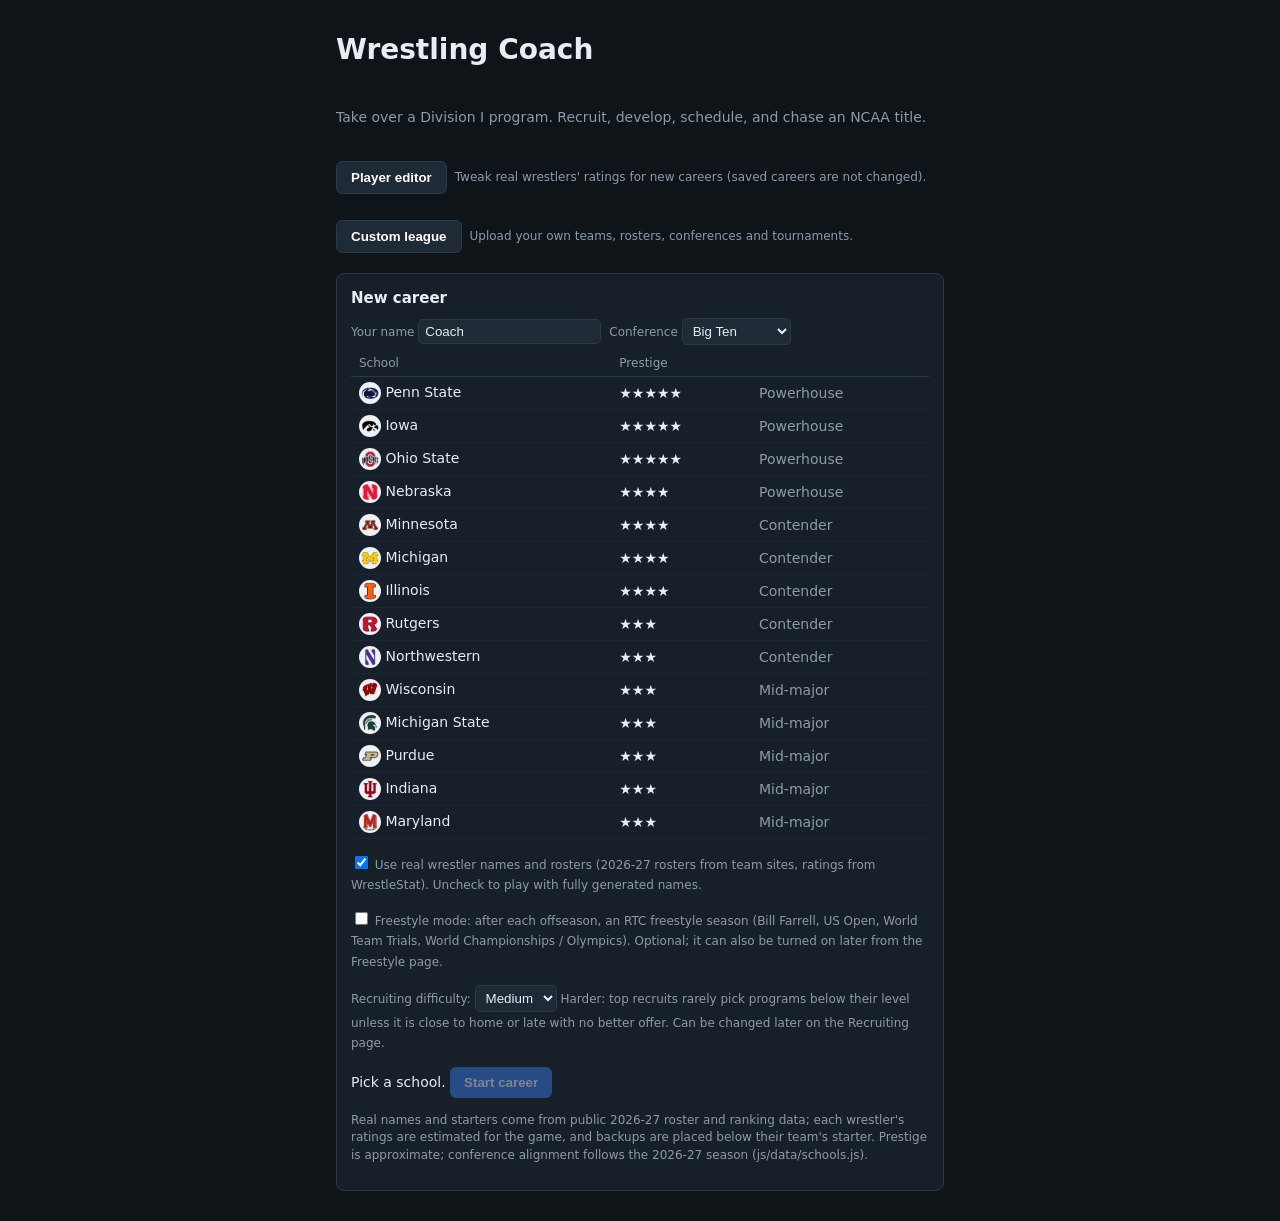
<file: index.html>
<!doctype html>
<html lang="en"><head><meta charset="utf-8"><meta name="viewport" content="width=device-width,initial-scale=1,viewport-fit=cover">
<meta name="theme-color" content="#0f1419"><meta name="apple-mobile-web-app-capable" content="yes"><meta name="mobile-web-app-capable" content="yes"><meta name="apple-mobile-web-app-title" content="Wrestling Coach"><meta name="apple-mobile-web-app-status-bar-style" content="black-translucent">
<title>Wrestling Coach</title>
<link rel="stylesheet" href="css/style.css"></head>
<body>
<div id="app"></div>
<script type="module" src="js/ui/app.js"></script>
</body></html>
</file>
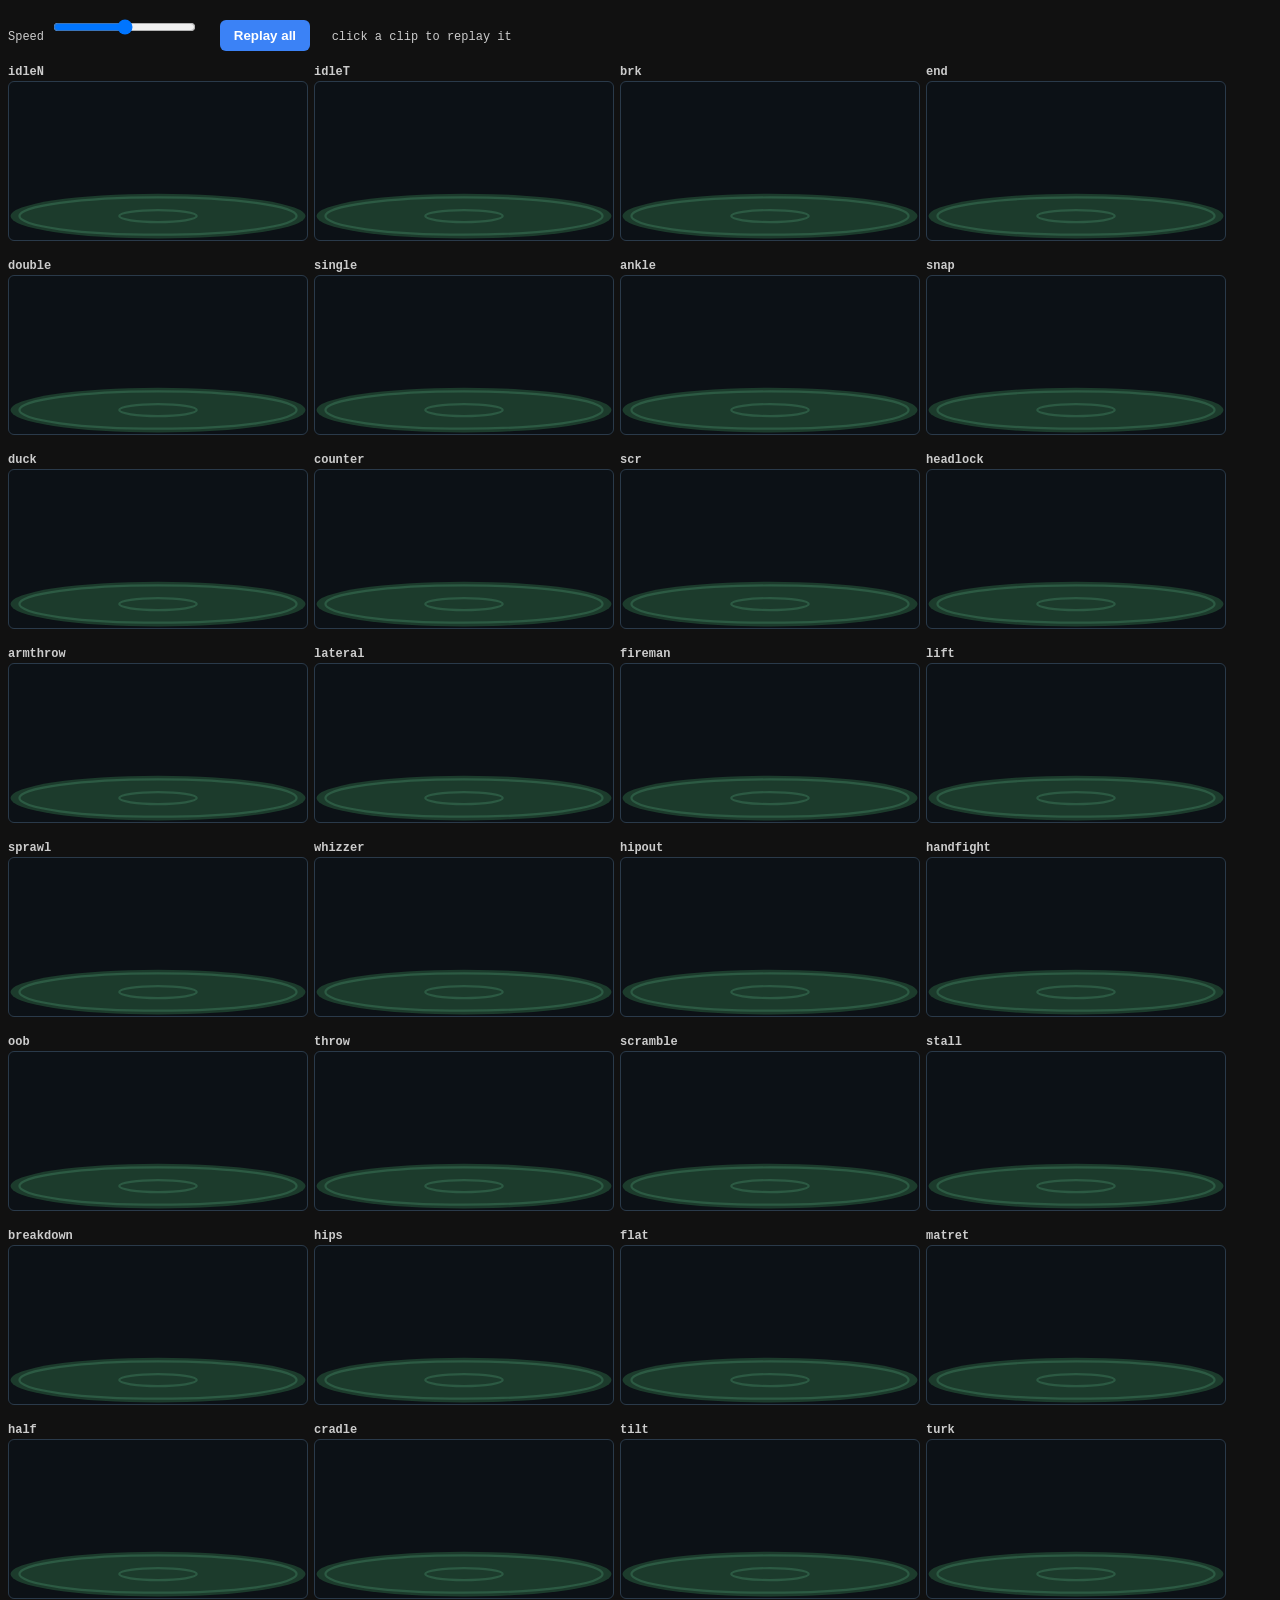
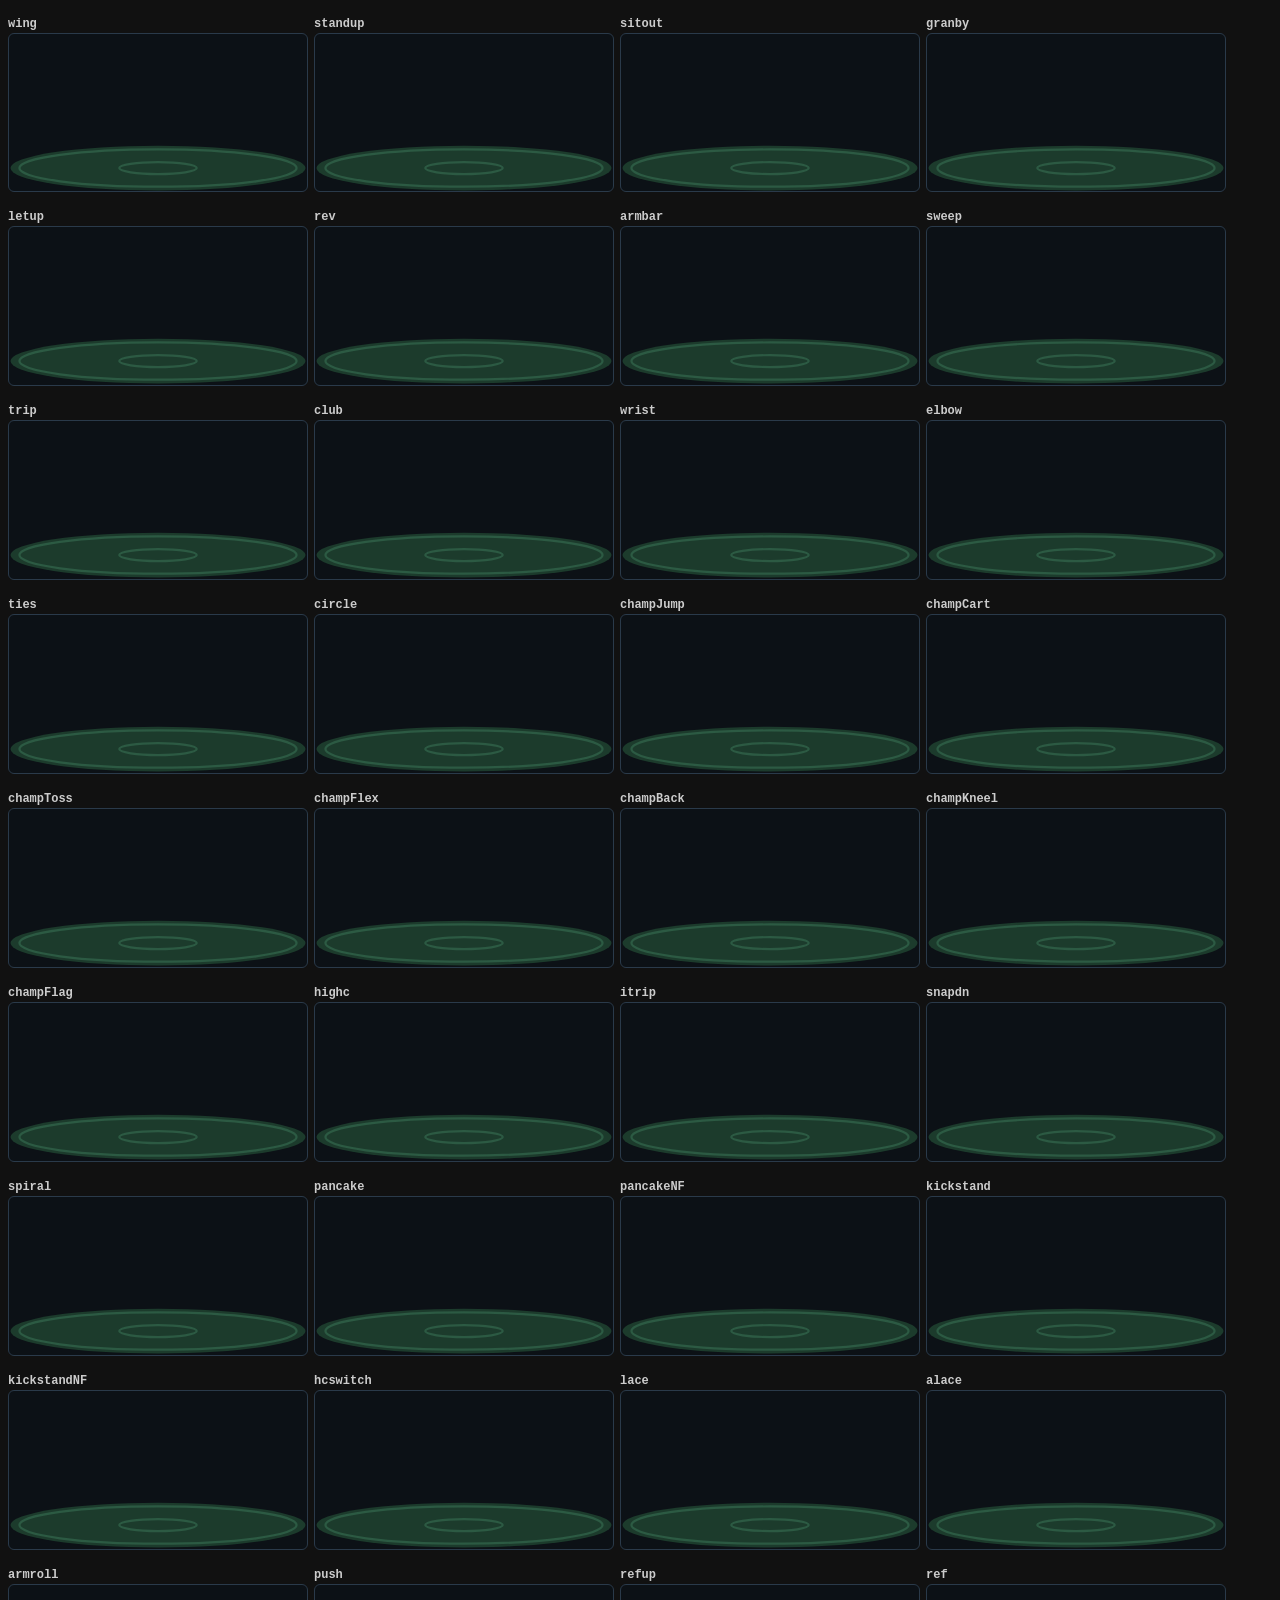
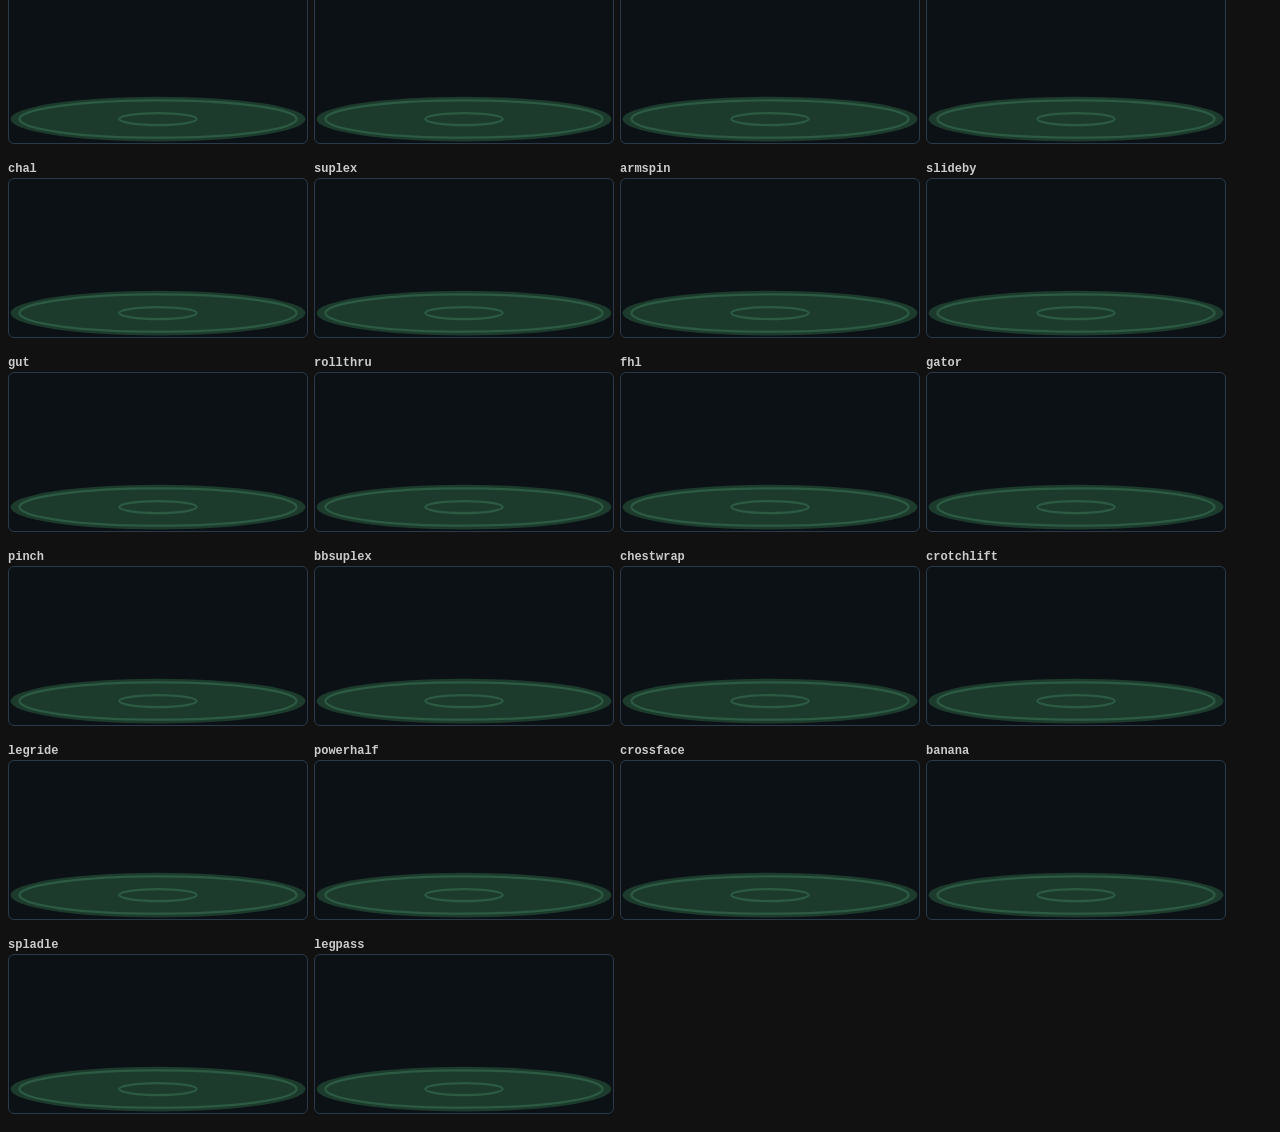
<file: animsheet.html>
<!doctype html><meta charset="utf-8"><title>Animation sheet</title><link rel="stylesheet" href="css/style.css">
<!-- Test tool: every bout-animation clip (js/ui/anim.js), playing in a loop. Click a clip to replay it. ?a=B puts the move on wrestler B (mirrored), ?c=headlock,cradle picks clips,
     ?t=0.2,0.5,1 shows frozen moments instead (contact sheet for screenshots), ?w=300 sets the tile width. Not deployed. -->
<style>body{background:#111;color:#ccc;font:12px ui-monospace,monospace;margin:8px}#o{display:flex;flex-wrap:wrap;gap:6px}.tile{width:var(--w,300px);cursor:pointer}.tile b{display:block;margin:2px 0}.row{display:flex;align-items:center;gap:4px}.row b{width:70px}.row .stage{width:var(--w,216px);margin:0}</style>
<p>Speed <input id="spd" type="range" min="0.8" max="2.6" step="0.1" value="1.7"> &nbsp; <button id="all">Replay all</button> &nbsp; click a clip to replay it</p>
<div id="o"></div>
<script type="module">
import { stage, CLIP_NAMES } from './js/ui/anim.js';
const q = new URLSearchParams(location.search), names = (q.get('c') || CLIP_NAMES.join(',')).split(','), side = q.get('a') || 'A', o = document.getElementById('o');
if (q.get('w')) document.documentElement.style.setProperty('--w', q.get('w') + 'px');
const res = { winner: side, method: 'Dec', wrestlers: { A: { name: 'Al Red' }, B: { name: 'Bo Blue' } } }, col = { A: '#e0483c', B: '#3c8ae0' }, band = { A: '#e5534b', B: '#3fb27f' };
const orient = { flip: false, h: +(q.get('h') || 0), cut: +(q.get('cut') || 0) };
const draw = n => `<b>${n}</b>${stage(res, null, col, { clip: n, a: side, band, fs: q.has('fs'), orient })}`;
if (q.get('t')) { o.style.display = 'block'; o.innerHTML = names.map(n => `<div class="row"><b>${n}</b>${q.get('t').split(',').map(t => stage(res, null, col, { clip: n, a: side, still: +t, band, fs: q.has('fs'), orient })).join('')}</div>`).join(''); }
else {
  const setSpd = () => o.style.setProperty('--spd', document.getElementById('spd').value);
  const all = () => { o.innerHTML = names.map(n => `<div class="tile" data-n="${n}">${draw(n)}</div>`).join(''); };
  setSpd(); all();
  document.getElementById('spd').oninput = () => { setSpd(); all(); };
  document.getElementById('all').onclick = all;
  o.onclick = e => { const t = e.target.closest('.tile'); if (t) t.innerHTML = draw(t.dataset.n); };
}
</script>
</file>
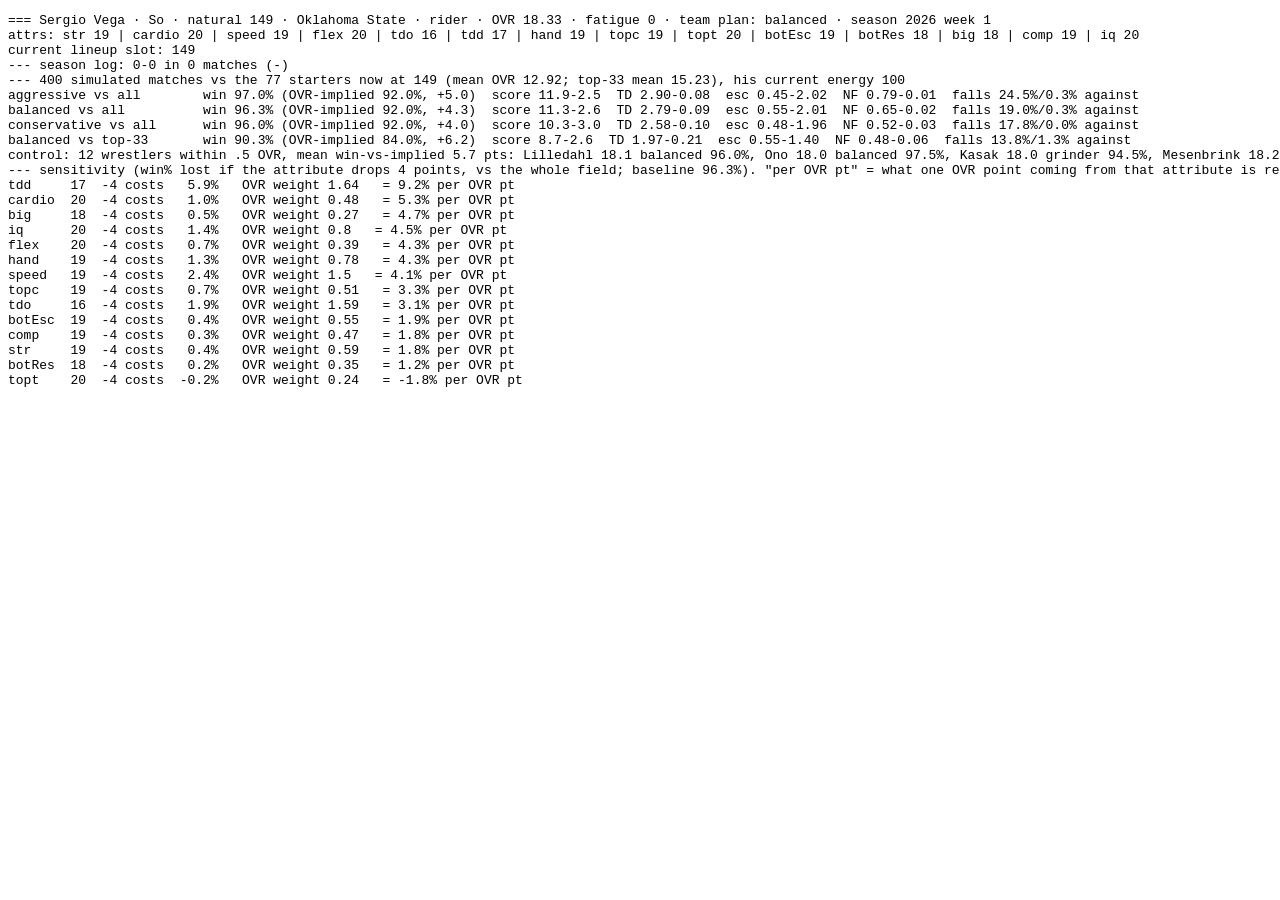
<file: diag.html>
<!doctype html><meta charset="utf-8"><title>Wrestler diagnostic</title><pre id=o>running</pre><script type=module>
// Wrestler diagnostic.  ?name=Sergio%20Vega&live=1   (live=1 reads YOUR current game from this browser; otherwise a fresh game with &seed=5)
//   - his real match log this season (duals + tournaments you coached)
//   - sims against the starters at his weight per team plan, vs the OVR-implied win rate, vs a control group of similar-OVR wrestlers
//   - sensitivity: how much win% he loses if each attribute drops by 4, next to how much the OVR formula says it is worth
import { newGame, loadGame, useCalendar, overall, startEnergy, CLASS_NAMES } from './js/game/core.js';
import { simulateBout, ATTR_KEYS, OVR_W } from './js/engine/bout.js';
import { ELO_PER_OVR } from './js/game/stats.js';
import { makeRng } from './js/engine/rng.js';
const P = new URLSearchParams(location.search), NAME = P.get('name') || 'Sergio Vega', LIVE = P.get('live') === '1', SEED = +(P.get('seed') || 5), N = +(P.get('n') || 400), out = [];
const f = (x, d = 1) => x.toFixed(d), pct = x => f(100 * x, 1) + '%', exp = gap => 1 / (1 + 10 ** (-(ELO_PER_OVR / 400) * gap));
const OVR_SUM = Object.values(OVR_W).reduce((a, b) => a + b, 0);
function sim(a, bs, plan, n, rng, energy) {
  let w = 0, pts = 0, opp = 0, td = 0, tdo = 0, nf = 0, nfo = 0, fall = 0, fallAg = 0, esc = 0, esco = 0, ex = 0;
  for (let i = 0; i < n; i++) {
    const b = bs[i % bs.length], r = simulateBout({ ...a, weight: a.natural }, { ...b, weight: a.natural }, { seed: rng.int(1, 2e9), planA: plan, planB: 'balanced', energyA: energy });
    if (r.winner === 'A') w++; if (r.method === 'Fall') { if (r.winner === 'A') fall++; else fallAg++; }
    pts += r.score.A; opp += r.score.B; td += r.stats.A.takedowns; tdo += r.stats.B.takedowns; nf += r.stats.A.nearFalls; nfo += r.stats.B.nearFalls; esc += r.stats.A.escapes; esco += r.stats.B.escapes; ex += exp(overall(a) - overall(b));
  }
  return { win: w / n, expWin: ex / n, pts: pts / n, opp: opp / n, td: td / n, tdo: tdo / n, nf: nf / n, nfo: nfo / n, fall: fall / n, fallAg: fallAg / n, esc: esc / n, esco: esco / n };
}
const row = (label, s) => `${label.padEnd(24)} win ${pct(s.win)} (OVR-implied ${pct(s.expWin)}, ${s.win - s.expWin >= 0 ? '+' : ''}${f(100 * (s.win - s.expWin), 1)})  score ${f(s.pts)}-${f(s.opp)}  TD ${f(s.td, 2)}-${f(s.tdo, 2)}  esc ${f(s.esc, 2)}-${f(s.esco, 2)}  NF ${f(s.nf, 2)}-${f(s.nfo, 2)}  falls ${pct(s.fall)}/${pct(s.fallAg)} against`;
try {
  let G; if (LIVE) { G = loadGame(); if (!G) throw new Error('no saved game found in this browser (open the game, press Save, then reload this page)'); } else { G = newGame('oklahoma-state', 'T', SEED, { real: true }); useCalendar(G); }
  const all = Object.values(G.wrestlers), v = all.find(w => w.name === NAME && w.team);
  if (!v) throw new Error(NAME + ' not found');
  const t = G.teams[v.team], wt = v.lw || v.natural, nat = v.natural;
  out.push(`=== ${v.name} · ${CLASS_NAMES[v.cls]} · natural ${nat}${wt !== nat ? ` (last wrestled ${wt})` : ''} · ${t.name} · ${v.archetype || '?'} · OVR ${f(overall(v), 2)} · fatigue ${Math.round(v.fatigue || 0)}${v.injury ? ' · INJURED ' + v.injury.what : ''} · team plan: ${t.plan} · season ${G.season} week ${G.week}`);
  out.push('attrs: ' + ATTR_KEYS.map(k => `${k} ${v.attrs[k]}`).join(' | '));
  const lu = Object.entries(t.lineup).find(([, id]) => id === v.id); out.push(`current lineup slot: ${lu ? lu[0] : 'NOT IN LINEUP'}`);
  // match log
  const log = [];
  const seen = new Map(), desc = o => { const str = o ? `${o.name} (${CLASS_NAMES[o.cls]}, OVR ${f(overall(o), 1)}, ${o.archetype || '?'})` : 'forfeit'; if (o) seen.set(str, o); return str; };
  for (const d of G.schedule) { if (!d.done) continue; for (const b of d.result.bouts) { if (b.wa !== v.id && b.wb !== v.id) continue; if (b.m === 'Vacant') continue; const A = b.wa === v.id, oid = A ? b.wb : b.wa; log.push({ wk: d.week, ev: 'dual vs ' + G.teams[A ? d.b : d.a].name, wt: b.wt, win: b.w === (A ? 'A' : 'B'), res: b.d || b.m, o: desc(oid && G.wrestlers[oid]) }); } }
  for (const tr of G.tournaments) { if (!tr.done || !tr.result) continue; for (const b of tr.result.userBouts || []) { if (b.a !== v.id && b.b !== v.id) continue; const A = b.a === v.id; log.push({ wk: tr.week, ev: tr.name + ' · ' + b.label, wt: b.wt, win: b.w === (A ? 'A' : 'B'), res: b.d, o: desc(G.wrestlers[A ? b.b : b.a]) }); } }
  for (const tr of G.tournaments) for (const d of tr.duals || []) { if (!d.done) continue; for (const b of d.result.bouts) { if (b.wa !== v.id && b.wb !== v.id) continue; if (b.m === 'Vacant') continue; const A = b.wa === v.id; log.push({ wk: d.week, ev: tr.name + ' dual', wt: b.wt, win: b.w === (A ? 'A' : 'B'), res: b.d || b.m, o: desc(G.wrestlers[A ? b.wb : b.wa]) }); } }
  log.sort((a, b) => a.wk - b.wk);
  const wins = log.filter(x => x.win).length; out.push(`--- season log: ${wins}-${log.length - wins} in ${log.length} matches (${log.length ? pct(wins / log.length) : '-'})`);
  for (const x of log) out.push(`wk ${String(x.wk).padStart(2)} ${x.win ? 'W' : 'L'} ${String(x.res).padEnd(18)} ${x.wt} lbs  ${x.ev}  vs ${x.o}`);
  // expected record from the OVR gaps, and head-to-head sims against every opponent he has actually faced
  const faced = log.filter(x => seen.get(x.o)); let expW = 0, varW = 0; for (const x of faced) { const p = exp(overall(v) - overall(seen.get(x.o))); expW += p; varW += p * (1 - p); }
  if (faced.length) out.push(`--- by OVR gaps he was expected to win ${f(expW)} of ${faced.length} (he won ${faced.filter(x => x.win).length}); luck alone explains a gap of about +-${f(Math.sqrt(varW))} wins (1 sd)`);
  const rngH = makeRng(777), uniq = [...new Map(faced.map(x => [seen.get(x.o).id, seen.get(x.o)])).values()];
  for (const o of uniq) { const s = sim(v, [o], 'balanced', 300, rngH, startEnergy(v)); out.push(`head-to-head vs ${o.name.padEnd(20)} OVR ${f(overall(o), 1)} ${String(o.archetype || '').padEnd(12)} win ${pct(s.win)} (OVR-implied ${pct(s.expWin)})  TD ${f(s.td, 2)}-${f(s.tdo, 2)}  score ${f(s.pts)}-${f(s.opp)}   attrs ` + ATTR_KEYS.map(k => k + o.attrs[k]).join(' ')); }
  // sims
  const field = Object.values(G.teams).filter(x => x.id !== v.team).map(x => x.lineup[nat]).filter(Boolean).map(id => G.wrestlers[id]);
  const top33 = field.slice().sort((a, b) => overall(b) - overall(a)).slice(0, 33), rng = makeRng(12345), en = startEnergy(v);
  out.push(`--- ${N} simulated matches vs the ${field.length} starters now at ${nat} (mean OVR ${f(field.reduce((s, x) => s + overall(x), 0) / field.length, 2)}; top-33 mean ${f(top33.reduce((s, x) => s + overall(x), 0) / top33.length, 2)}), his current energy ${Math.round(en)}`);
  for (const plan of ['aggressive', 'balanced', 'conservative']) out.push(row(plan + ' vs all', sim(v, field, plan, N, rng, en)));
  out.push(row('balanced vs top-33', sim(v, top33, 'balanced', N, rng, en)));
  const ctrl = all.filter(c => c.team && c.id !== v.id && Math.abs(overall(c) - overall(v)) <= 0.5).slice(0, 12);
  const cs = ctrl.map(c => { const cf = Object.values(G.teams).filter(x => x.id !== c.team).map(x => x.lineup[c.natural]).filter(Boolean).map(id => G.wrestlers[id]); return { c, s: sim(c, cf, 'balanced', Math.round(N / 2), rng, 100) }; });
  out.push(`control: ${cs.length} wrestlers within .5 OVR, mean win-vs-implied ${f(100 * cs.reduce((a, x) => a + x.s.win - x.s.expWin, 0) / Math.max(1, cs.length), 1)} pts: ` + cs.map(x => `${x.c.name.split(' ').slice(-1)[0]} ${f(overall(x.c), 1)} ${x.c.archetype || ''} ${pct(x.s.win)}`).join(', '));
  // sensitivity
  const base = sim(v, field, 'balanced', N * 3, makeRng(7), 100).win;
  out.push(`--- sensitivity (win% lost if the attribute drops 4 points, vs the whole field; baseline ${pct(base)}). "per OVR pt" = what one OVR point coming from that attribute is really worth`);
  const rows = ATTR_KEYS.map(k => { const a = { ...v, attrs: { ...v.attrs, [k]: Math.max(1, v.attrs[k] - 4) } }, lost = base - sim(a, field, 'balanced', N * 3, makeRng(7), 100).win, d = (v.attrs[k] - a.attrs[k]) * OVR_W[k] / OVR_SUM; return { k, v: v.attrs[k], lost, per: d ? lost / d : 0 }; }).sort((x, y) => y.per - x.per);
  for (const r of rows) out.push(`${r.k.padEnd(7)} ${String(r.v).padStart(2)}  -4 costs ${f(100 * r.lost, 1).padStart(5)}%   OVR weight ${OVR_W[r.k]}   = ${f(100 * r.per, 1)}% per OVR pt`);
} catch (e) { out.push('ERR ' + e.message); }
document.getElementById('o').textContent = out.join('\n');
</script>
</file>
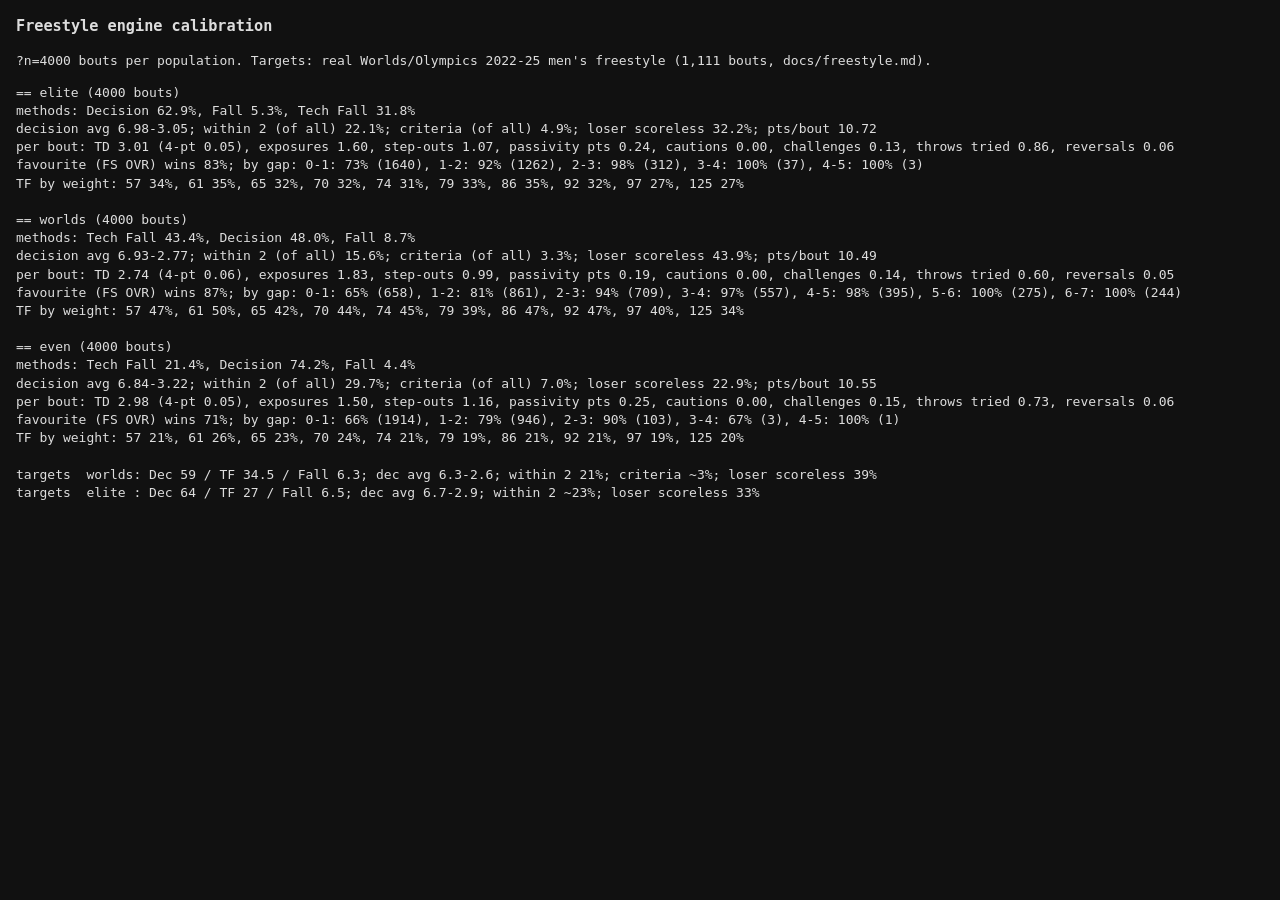
<file: fs_harness.html>
<!doctype html>
<html lang="en"><head><meta charset="utf-8"><title>Freestyle harness</title>
<style>body{font:13px/1.4 ui-monospace,Consolas,monospace;background:#111;color:#ddd;margin:16px}</style></head>
<body>
<h3>Freestyle engine calibration</h3>
<p>?n=4000 bouts per population. Targets: real Worlds/Olympics 2022-25 men's freestyle (1,111 bouts, docs/freestyle.md).</p>
<pre id="o">running...</pre>
<script type="module">
import { simulateFsBout, fsOvrOfAttrs, FS_OF_LBS } from './js/engine/fs.js';
import { generateWrestler, WEIGHTS, ARCHETYPES } from './js/data/gen.js';
import { makeRng } from './js/engine/rng.js';
const q = new URLSearchParams(location.search), N = +(q.get('n') || 4000);
const out = [];
const P = s => out.push(s);
const ARCH = Object.keys(ARCHETYPES);
// populations: quality = average attribute level of generated wrestlers
const POPS = {
  elite: r => [r.range(16, 18.5), r.range(16, 18.5)],
  worlds: r => [0, 0].map(() => { const x = r(); return x < 0.3 ? r.range(16, 18.5) : x < 0.7 ? r.range(13.5, 16) : r.range(10, 13.5); }),
  even: r => { const v = r.range(11, 18); return [v, v]; },
};
for (const [pop, qf] of Object.entries(POPS)) {
  const rng = makeRng(12345);
  const M = {}, tot = { pts: 0, td: 0, four: 0, exp: 0, so: 0, pass: 0, caut: 0, chal: 0, big: 0, rev: 0 };
  let dec = 0, decW = 0, decL = 0, w2 = 0, l0 = 0, crit = 0, fav = 0, favN = 0;
  const gap = {}, perW = {};
  for (let i = 0; i < N; i++) {
    const wt = WEIGHTS[i % 10], [qa, qb] = qf(rng);
    const A = generateWrestler(rng, { weight: wt, quality: qa, archetype: rng.pick(ARCH) });
    const B = generateWrestler(rng, { weight: wt, quality: qb, archetype: rng.pick(ARCH) });
    const res = simulateFsBout(A, B, { seed: (rng() * 4294967296) >>> 0 });
    M[res.method] = (M[res.method] || 0) + 1;
    const kg = FS_OF_LBS[wt]; perW[kg] = perW[kg] || { n: 0, tf: 0 }; perW[kg].n++; if (res.method === 'Tech Fall') perW[kg].tf++;
    const ws = res.score[res.winner], ls = res.score[res.loser];
    tot.pts += ws + ls;
    for (const s of ['A', 'B']) { const t = res.stats[s]; tot.td += t.takedowns; tot.four += t.fourPts; tot.exp += t.exposures; tot.so += t.stepOuts; tot.pass += t.passPts; tot.caut += t.cautions; tot.chal += t.challenges; tot.big += t.bigMoves; tot.rev += t.reversals; }
    if (res.method === 'Decision') { dec++; decW += ws; decL += ls; if (ws - ls <= 2) w2++; if (res.crit) crit++; }
    if (ls === 0) l0++;
    const oa = fsOvrOfAttrs(A.attrs), ob = fsOvrOfAttrs(B.attrs), g = Math.abs(oa - ob);
    if (g > 0.3) { favN++; const fw = (oa > ob) === (res.winner === 'A'); if (fw) fav++; const b = Math.min(6, Math.floor(g)); gap[b] = gap[b] || [0, 0]; gap[b][0]++; if (fw) gap[b][1]++; }
  }
  const pc = x => (100 * x / N).toFixed(1) + '%';
  P(`== ${pop} (${N} bouts)`);
  P('methods: ' + Object.entries(M).map(([k, v]) => `${k} ${pc(v)}`).join(', '));
  P(`decision avg ${(decW / dec).toFixed(2)}-${(decL / dec).toFixed(2)}; within 2 (of all) ${pc(w2)}; criteria (of all) ${pc(crit)}; loser scoreless ${pc(l0)}; pts/bout ${(tot.pts / N).toFixed(2)}`);
  P(`per bout: TD ${(tot.td / N).toFixed(2)} (4-pt ${(tot.four / N).toFixed(2)}), exposures ${(tot.exp / N).toFixed(2)}, step-outs ${(tot.so / N).toFixed(2)}, passivity pts ${(tot.pass / N).toFixed(2)}, cautions ${(tot.caut / N).toFixed(2)}, challenges ${(tot.chal / N).toFixed(2)}, throws tried ${(tot.big / N).toFixed(2)}, reversals ${(tot.rev / N).toFixed(2)}`);
  P(`favourite (FS OVR) wins ${(100 * fav / favN).toFixed(0)}%; by gap: ` + Object.entries(gap).map(([k, v]) => `${k}-${+k + 1}: ${(100 * v[1] / v[0]).toFixed(0)}% (${v[0]})`).join(', '));
  P('TF by weight: ' + Object.entries(perW).map(([k, v]) => `${k} ${(100 * v.tf / v.n).toFixed(0)}%`).join(', '));
  P('');
}
P('targets  worlds: Dec 59 / TF 34.5 / Fall 6.3; dec avg 6.3-2.6; within 2 21%; criteria ~3%; loser scoreless 39%');
P('targets  elite : Dec 64 / TF 27 / Fall 6.5; dec avg 6.7-2.9; within 2 ~23%; loser scoreless 33%');
document.getElementById('o').textContent = out.join('\n');
</script>
</body></html>
</file>
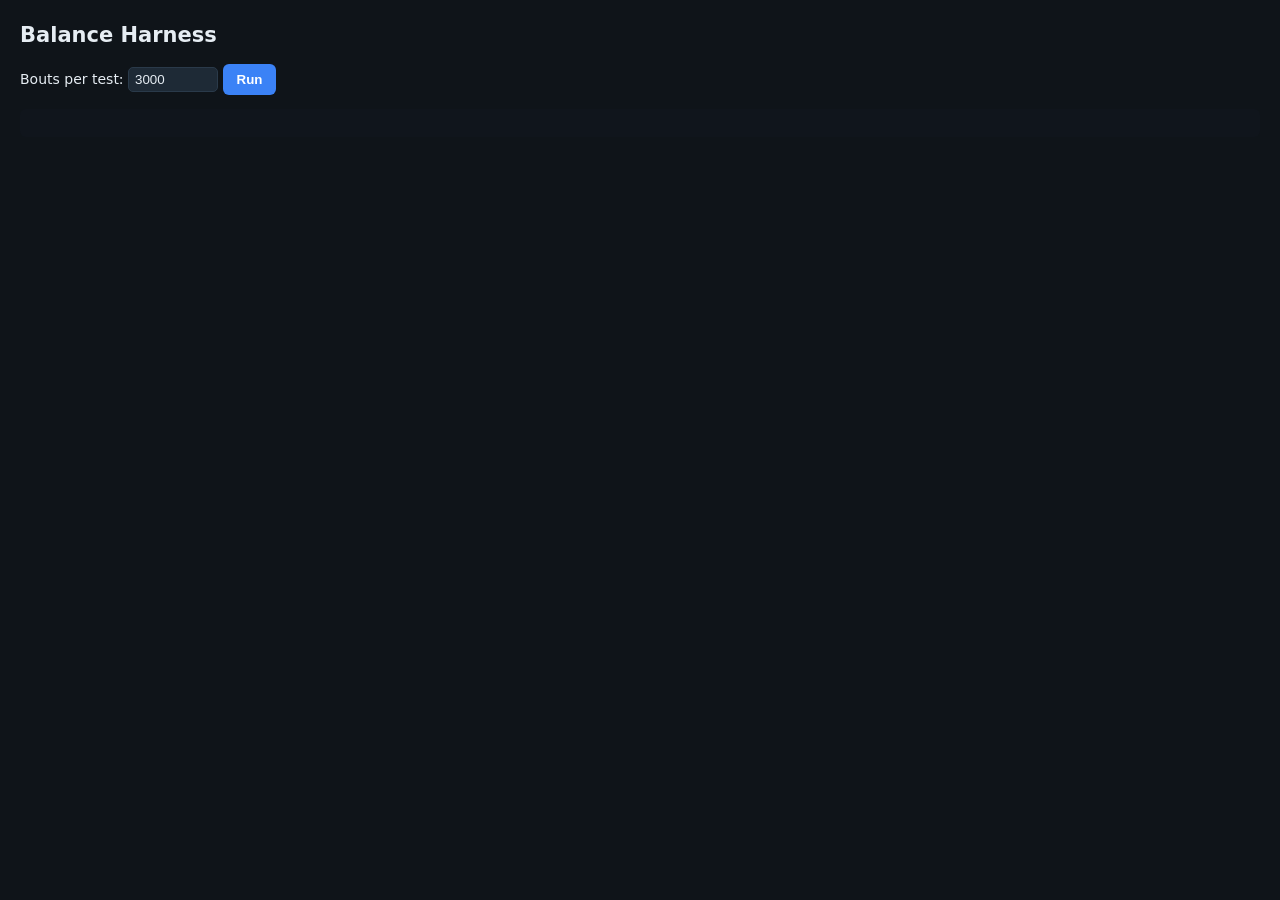
<file: harness.html>
<!doctype html>
<html lang="en"><head><meta charset="utf-8"><title>Balance Harness</title>
<link rel="stylesheet" href="css/style.css"></head>
<body style="padding:20px">
<h2>Balance Harness</h2>
<p>Bouts per test: <input id="n" type="number" value="3000" style="width:90px"> <button id="run">Run</button></p>
<pre id="out" style="background:#10151c;padding:14px;border-radius:6px;overflow:auto"></pre>
<script type="module" src="js/harness.js"></script>
</body></html>
</file>
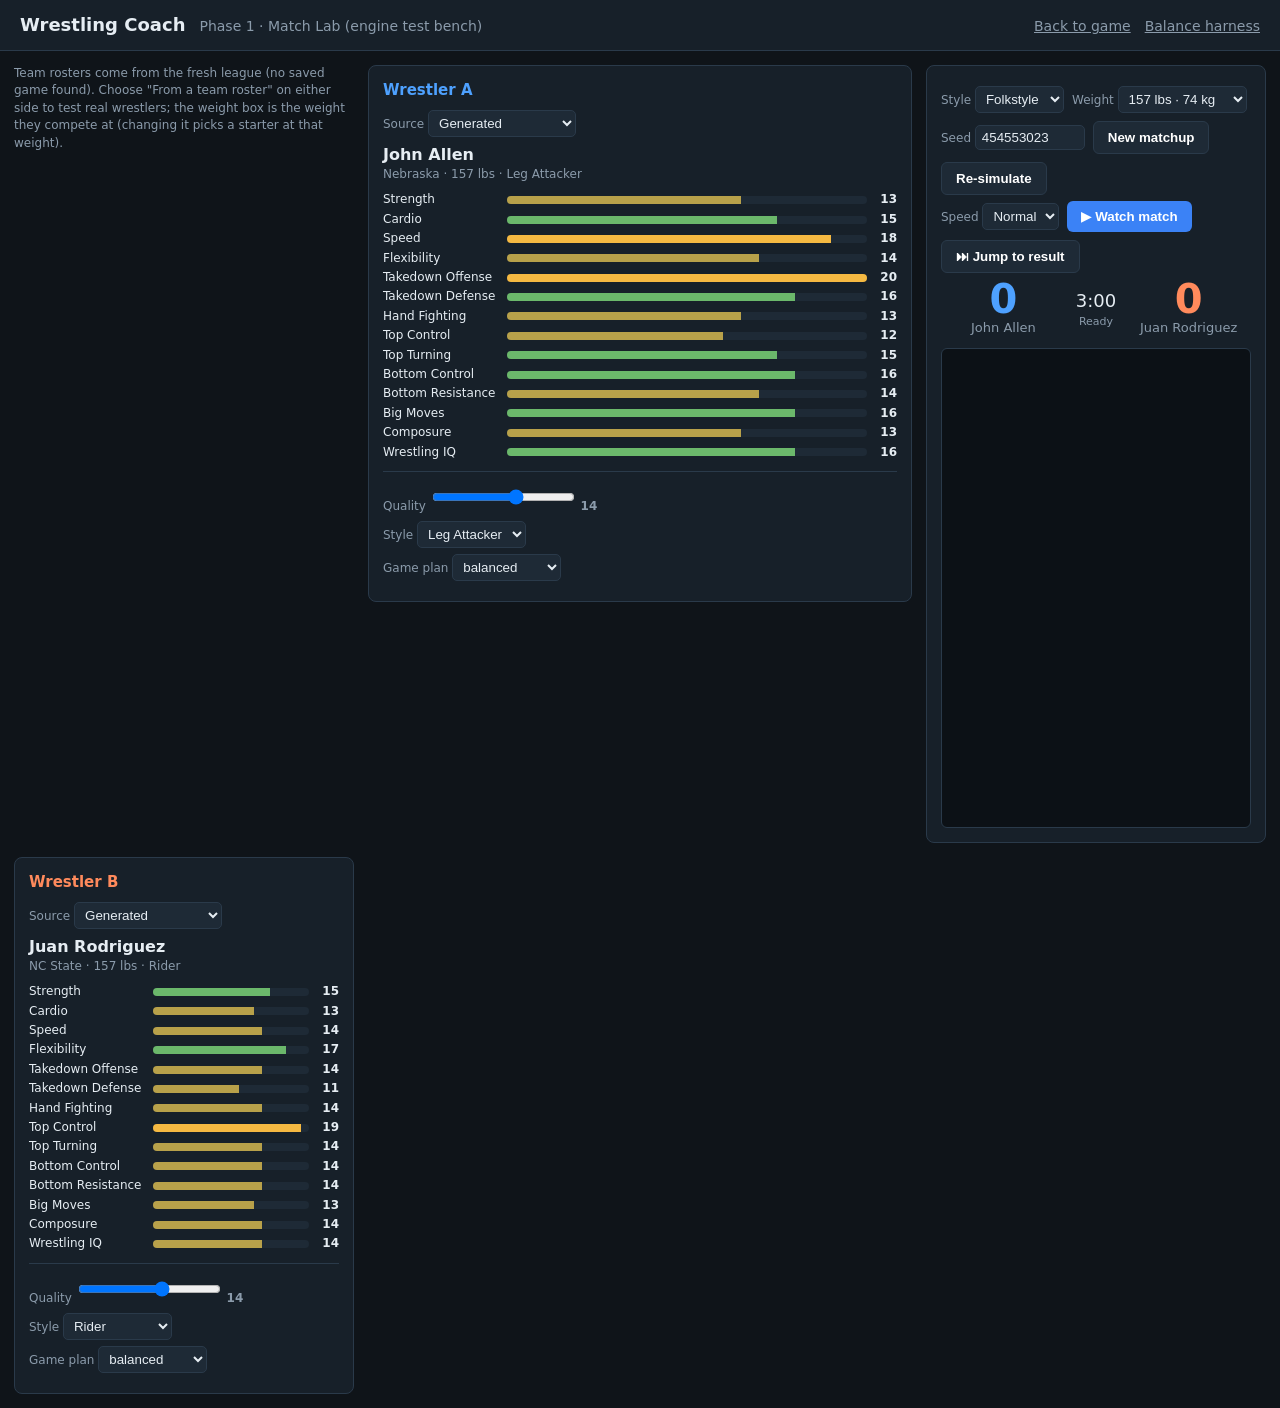
<file: lab.html>
<!doctype html>
<html lang="en"><head><meta charset="utf-8"><meta name="viewport" content="width=device-width,initial-scale=1">
<title>Match Lab</title>
<link rel="stylesheet" href="css/style.css"></head>
<body>
<header><h1>Wrestling Coach</h1><span>Phase 1 · Match Lab (engine test bench)</span><a href="index.html" style="margin-left:auto;color:var(--muted)">Back to game</a> <a href="harness.html" style="color:var(--muted)">Balance harness</a></header>
<main>
  <p class="hint" id="leagueNote" style="margin:0 0 8px"></p>
  <section class="card" id="cardA"></section>

  <section class="card">
    <div class="row">
      <label>Style <select id="style"><option value="folk">Folkstyle</option><option value="fs">Freestyle</option></select></label>
      <label>Weight <select id="weight"></select></label>
      <label>Seed <input id="seed" type="number" style="width:110px"></label>
      <button class="secondary" id="reroll">New matchup</button>
      <button class="secondary" id="rematch" title="Same wrestlers, new seed">Re-simulate</button>
    </div>
    <div class="row">
      <label>Speed <select id="speed"><option value="1800">Slow</option><option value="1000" selected>Normal</option><option value="450">Fast</option></select></label>
      <button id="watch">▶ Watch match</button>
      <button class="secondary" id="jump">⏭ Jump to result</button>
    </div>
    <div class="scoreboard">
      <div class="A"><div class="pts" id="sA">0</div><div class="nm" id="nA"></div></div>
      <div class="clock"><span id="clk">0:00</span><small id="per">Ready</small></div>
      <div class="B"><div class="pts" id="sB">0</div><div class="nm" id="nB"></div></div>
    </div>
    <div id="stage" style="--spd:1"></div>
    <div id="feed"></div>
    <div class="result" id="result" hidden></div>
  </section>

  <section class="card" id="cardB"></section>
</main>
<script type="module" src="js/ui/match.js"></script>
</body></html>
</file>
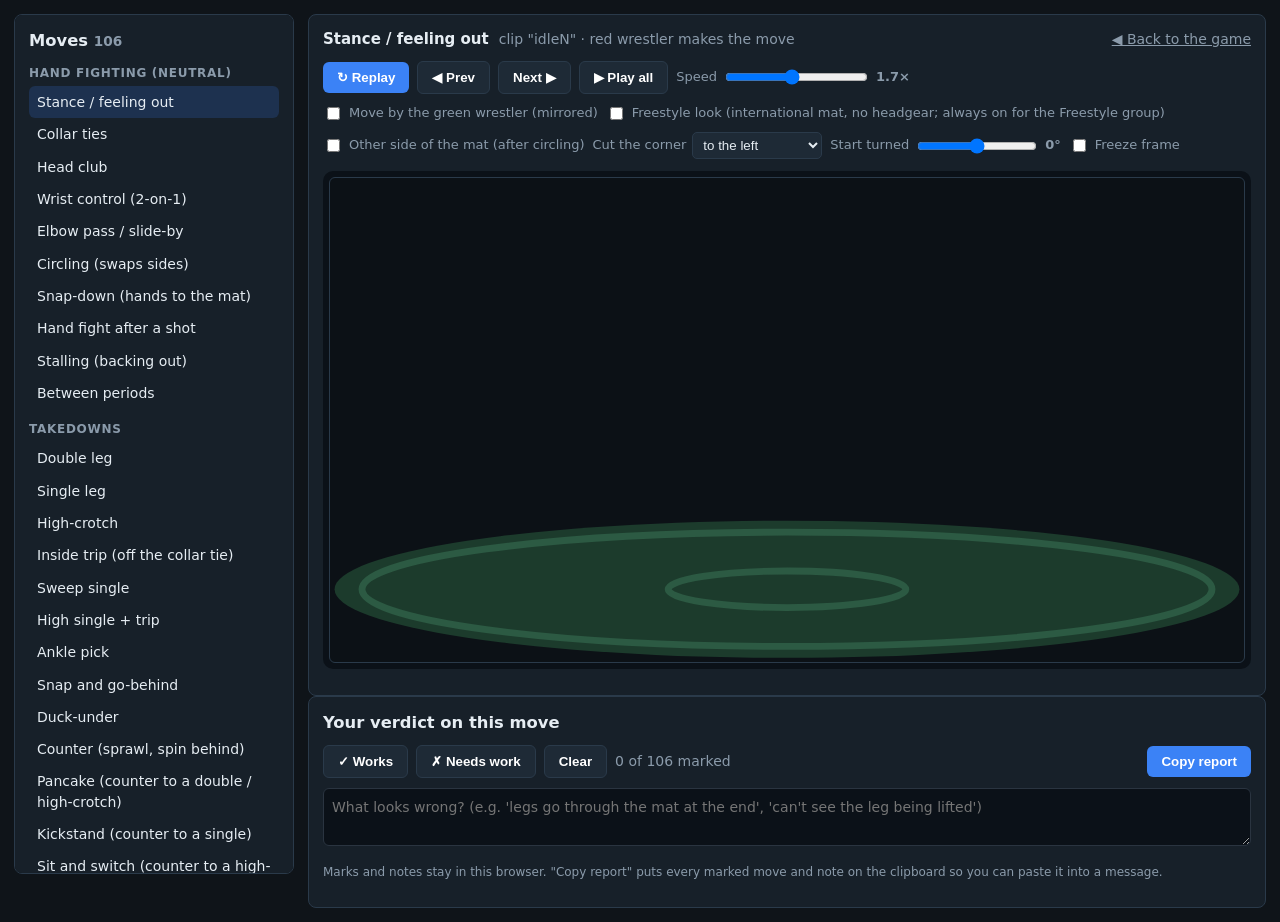
<file: moves.html>
<!doctype html>
<html lang="en"><head><meta charset="utf-8"><meta name="viewport" content="width=device-width,initial-scale=1,viewport-fit=cover">
<title>Move Viewer</title>
<link rel="stylesheet" href="css/style.css">
<style>
  body { margin: 0; }
  .mv-wrap { display: grid; grid-template-columns: 280px 1fr; gap: 14px; padding: 14px; max-width: 1300px; margin: 0 auto; }
  .mv-list { max-height: calc(100vh - 40px); overflow-y: auto; position: sticky; top: 14px; }
  .mv-list h4 { margin: 12px 0 4px; font-size: 12px; text-transform: uppercase; letter-spacing: .06em; color: var(--muted); }
  .mv-item { display: flex; align-items: center; gap: 6px; padding: 6px 8px; border-radius: 6px; cursor: pointer; font-size: 14px; }
  .mv-item:hover { background: rgba(255,255,255,.05); } .mv-item.on { background: rgba(59,130,246,.18); }
  .mv-item .st { margin-left: auto; font-size: 11px; font-weight: 700; } .st.ok { color: var(--green); } .st.bad { color: var(--red); }
  .mv-stage { background: #0b1118; border-radius: 10px; padding: 6px; } .mv-stage svg.stage { width: 100% !important; max-width: none !important; height: auto; max-height: 62vh; margin: 0; display: block; }
  .mv-title a { color: var(--muted); }
  .mv-ctrl { display: flex; flex-wrap: wrap; gap: 8px; align-items: center; margin: 10px 0; }
  .mv-ctrl label { display: flex; align-items: center; gap: 6px; font-size: 13px; }
  .mv-rate textarea { width: 100%; min-height: 56px; box-sizing: border-box; background: #0b1118; color: var(--text); border: 1px solid #2a3440; border-radius: 6px; padding: 8px; font: inherit; }
  .mv-title { display: flex; align-items: baseline; gap: 10px; flex-wrap: wrap; } .mv-title h2 { margin: 0; }
  @media (max-width: 760px) { .mv-wrap { grid-template-columns: 1fr; } .mv-list { position: static; max-height: 260px; } }
</style></head>
<body>
<div class="mv-wrap">
  <div class="card mv-list" id="list"></div>
  <div>
    <div class="card">
      <div class="mv-title"><h2 id="ttl">Move viewer</h2><span class="muted" id="sub"></span><span style="margin-left:auto"><a href="index.html">◀ Back to the game</a></span></div>
      <div class="mv-ctrl">
        <button id="replay">↻ Replay</button><button class="secondary" id="prev">◀ Prev</button><button class="secondary" id="next">Next ▶</button>
        <button class="secondary" id="auto">▶ Play all</button>
        <label>Speed <input id="spd" type="range" min="0.6" max="3" step="0.1" value="1.7"> <b id="spdv"></b></label>
      </div>
      <div class="mv-ctrl">
        <label><input type="checkbox" id="sideB"> Move by the green wrestler (mirrored)</label>
        <label><input type="checkbox" id="fs"> Freestyle look (international mat, no headgear; always on for the Freestyle group)</label>
        <label><input type="checkbox" id="flip"> Other side of the mat (after circling)</label>
        <label>Cut the corner <select id="cut"><option value="0">no (straight line)</option><option value="1" selected>to the left</option><option value="-1">to the right</option></select></label>
        <label>Start turned <input id="h" type="range" min="-90" max="90" step="15" value="0" style="width:120px"> <b id="hv"></b></label>
        <label><input type="checkbox" id="scrub"> Freeze frame</label>
        <label id="scrubl" style="display:none">at <input id="t" type="range" min="0" max="1.5" step="0.01" value="0" style="width:200px"> <b id="tv"></b></label>
      </div>
      <div class="mv-stage" id="stage"></div>
      <p class="hint" id="note"></p>
    </div>
    <div class="card mv-rate">
      <h3 style="margin-top:0">Your verdict on this move</h3>
      <div class="mv-ctrl"><button class="secondary" id="ok">✓ Works</button><button class="secondary" id="bad">✗ Needs work</button><button class="secondary" id="clr">Clear</button>
        <span class="muted" id="cnt"></span><span style="margin-left:auto"><button id="copy">Copy report</button></span></div>
      <textarea id="txt" placeholder="What looks wrong? (e.g. 'legs go through the mat at the end', 'can't see the leg being lifted')"></textarea>
      <p class="hint">Marks and notes stay in this browser. "Copy report" puts every marked move and note on the clipboard so you can paste it into a message.</p>
    </div>
  </div>
</div>
<script type="module">
import { stage, clipDur, CLIP_NAMES as BASE, CHAIN_NAMES } from './js/ui/anim.js';
const CLIP_NAMES = [...BASE, ...CHAIN_NAMES];
// Move viewer: every bout-animation clip from js/ui/anim.js, playable one at a time. Test/QA tool (also deployed so it works on the iPad).
const GROUPS = [
  ['Hand fighting (neutral)', { idleN: 'Stance / feeling out', ties: 'Collar ties', club: 'Head club', wrist: 'Wrist control (2-on-1)', elbow: 'Elbow pass / slide-by', circle: 'Circling (swaps sides)', snapdn: 'Snap-down (hands to the mat)', handfight: 'Hand fight after a shot', stall: 'Stalling (backing out)', brk: 'Between periods' }],
  ['Takedowns', { double: 'Double leg', single: 'Single leg', highc: 'High-crotch', itrip: 'Inside trip (off the collar tie)', sweep: 'Sweep single', trip: 'High single + trip', ankle: 'Ankle pick', snap: 'Snap and go-behind', duck: 'Duck-under', counter: 'Counter (sprawl, spin behind)', pancake: 'Pancake (counter to a double / high-crotch)', kickstand: 'Kickstand (counter to a single)', hcswitch: 'Sit and switch (counter to a high-crotch)', spladle: 'Spladle (rare counter to a single)', legpass: 'Roll-under leg pass (counter to a shot)', scr: 'Scramble takedown' }],
  ['Throws', { headlock: 'Headlock', armthrow: 'Arm throw', lateral: 'Lateral drop', fireman: "Fireman's carry", lift: 'High-amplitude lift' }],
  ['Shot defence', { sprawl: 'Sprawl', whizzer: 'Whizzer', hipout: 'Hip out', oob: 'Out of bounds', throw: 'Blocked throw', scramble: 'Scramble, no score' }],
  ['Top / riding', { idleT: 'Referee position', breakdown: 'Breakdown', matret: 'Mat return', hips: 'Heavy hips', flat: 'Flattened out', spiral: 'Spiral ride', legride: 'Leg ride (legs in, cross-body)' }],
  ['Turns and pins', { half: 'Half nelson', cradle: 'Cradle', tilt: 'Tilt', turk: 'Turk', wing: 'Chicken wing (also arm bar)', powerhalf: 'Power half (from legs)', banana: 'Banana split (from legs)', crossface: 'Crossface roll (from legs)', pancakeNF: 'Pancake to near fall', kickstandNF: 'Kickstand to near fall' }],
  ['Escapes and reversals', { standup: 'Stand-up', sitout: 'Sit-out', granby: 'Granby roll', letup: 'Let up (cut)', rev: 'Reversal / switch' }],
  ['Match end', { end: 'Hand raised', champJump: 'NCAA title: jumping', champCart: 'NCAA title: cartwheel', champToss: 'NCAA title: band toss', champFlex: 'NCAA title: flex', champFlag: 'World title: flag', champBack: 'NCAA title: back flip', champKneel: 'NCAA title: kneel, lie back' }],
  ['Freestyle', { gut: 'Gut wrench (2, also roll-through)', lace: 'Leg lace / ankle lace (2)', push: 'Push-out: step-out (1)', refup: 'Referee stands them up', ref: 'Referee points: passivity, activity point, caution', chal: 'Challenge (video review)', suplex: 'Suplex (5)', bbsuplex: 'Duck-under to belly-to-back suplex (4/5)', fhl: 'Front headlock (counter takedown)', gator: 'Gator roll (from the front headlock)', pinch: 'Head pinch (from the front headlock)', chestwrap: 'Chest wrap roll-through (vs high-crotch)', crotchlift: 'Crotch lift roll-through (vs high-crotch)' }],
  ['Chains (several moves in one exchange)', { 'sprawl+double': 'Shot, sprawl, re-shot double', 'club+double': 'Club and shoot double', 'whizzer+double': 'Single whizzered, re-shot double',
    'sprawl+highc': 'Sprawled, re-shot high-crotch', 'club+highc': 'Club, high-crotch', 'handfight+single': 'Hand fight, single', 'sprawl+single': 'Sprawled, re-shot single',
    'club+ankle': 'Club, ankle pick', 'ties+ankle': 'Collar tie, ankle pick', 'snapdn+ankle': 'Snap-down, ankle pick', 'handfight+sweep': 'Hand fight, sweep single', 'handfight+trip': 'Hand fight, high single trip',
    'ties+snap': 'Collar tie, snap and go-behind', 'club+snap': 'Club, snap and go-behind', 'ties+duck': 'Collar tie, duck-under',
    '~sprawl+double': 'Sprawl, counter-shot takedown', 'sprawl+sprawl': 'Shot, sprawl, re-shot, sprawl (no score)', 'sprawl+~sprawl': 'Shot, sprawl, counter-shot, sprawl (no score)',
    'sprawl+~sprawl+sprawl': 'Flurry: shot, sprawl, counter-shot, sprawl, re-shot, sprawl', 'sprawl+scramble': 'Shot, sprawl, scramble (no score)', 'sprawl+whizzer': 'Shot, sprawl, re-shot, whizzer (no score)',
    '!matret+standup': 'Stand-up, mat return, stands again: escape',
    'legride+powerhalf': 'Legs in, power half', 'legride+crossface': 'Legs in, crossface roll (near fall)', 'legride+banana': 'Legs in, banana split', 'handfight+legpass': 'Shot, roll-under leg pass: takedown' }],
];
const NAME = {}; GROUPS.forEach(([, m]) => Object.assign(NAME, m));
const other = CLIP_NAMES.filter(n => !NAME[n] && !['armbar', 'alace', 'armroll', 'rollthru', 'armspin', 'slideby'].includes(n));
if (other.length) GROUPS.push(['Other', Object.fromEntries(other.map(n => [n, n]))]);
const ORDER = GROUPS.flatMap(([, m]) => Object.keys(m)).filter(n => CLIP_NAMES.includes(n));
const NOTES = { '!matret+standup': 'Red is the bottom man here: he stands, is returned to the mat, stands again and gets out.', circle: 'Ends with the two on the opposite sides; the viewer then mirrors every following move until the next period.', aBottom: 'Bottom wrestler makes the move.' };

const store = (() => { try { return JSON.parse(localStorage.getItem('wc.moves') || '{}'); } catch (e) { return {}; } })();
const persist = () => { try { localStorage.setItem('wc.moves', JSON.stringify(store)); } catch (e) { /* private mode */ } };
const $ = id => document.getElementById(id);
let cur = (() => { try { return localStorage.getItem('wc.moves.cur'); } catch (e) { return null; } })() || ORDER[0], timer = null;
if (!ORDER.includes(cur)) cur = ORDER[0];

const res = { winner: 'A', method: 'Dec', seed: 1, wrestlers: { A: { name: 'Al Red' }, B: { name: 'Gus Green' } } };
const col = { A: '#d9443a', B: '#2f7fd8' }, band = { A: '#e5534b', B: '#3fb27f' };
function list() {
  $('list').innerHTML = `<h3 style="margin:0 0 4px">Moves <small class="muted">${ORDER.length}</small></h3>` + GROUPS.map(([g, m]) => `<h4>${g}</h4>` + Object.keys(m).filter(n => CLIP_NAMES.includes(n)).map(n => {
    const s = store[n] || {}; return `<div class="mv-item ${n === cur ? 'on' : ''}" data-n="${n}">${m[n]}${s.v ? `<span class="st ${s.v}">${s.v === 'ok' ? '✓' : '✗'}</span>` : s.t ? '<span class="st">✎</span>' : ''}</div>`; }).join('')).join('');
  const n = Object.values(store).filter(s => s.v).length; $('cnt').textContent = `${n} of ${ORDER.length} marked`;
}
function show() {
  const side = $('sideB').checked ? 'B' : 'A', still = $('scrub').checked ? +$('t').value : undefined, fs = $('fs').checked || ['gut', 'lace', 'push', 'refup', 'ref', 'chal', 'suplex'].includes(cur);
  res.winner = side;
  $('stage').style.setProperty('--spd', $('spd').value);
  $('stage').innerHTML = stage(res, null, col, { clip: cur, a: side, band, still, fs, orient: { flip: $('flip').checked, h: +$('h').value, cut: +$('cut').value } });
  $('hv').textContent = $('h').value + '°';
  $('ttl').textContent = NAME[cur] || cur; $('sub').textContent = `clip "${cur}" · ${side === 'A' ? 'red' : 'green'} wrestler makes the move`;
  $('note').textContent = NOTES[cur] || '';
  const s = store[cur] || {}; $('txt').value = s.t || '';
  $('ok').className = s.v === 'ok' ? '' : 'secondary'; $('bad').className = s.v === 'bad' ? '' : 'secondary';
  $('spdv').textContent = (+$('spd').value).toFixed(1) + '×'; $('tv').textContent = (+$('t').value).toFixed(2);
  try { localStorage.setItem('wc.moves.cur', cur); } catch (e) { /* ignore */ }
  list();
}
const go = n => { cur = n; stopAuto(); show(); };
const step = d => go(ORDER[(ORDER.indexOf(cur) + d + ORDER.length) % ORDER.length]);
function stopAuto() { clearTimeout(timer); timer = null; $('auto').textContent = '▶ Play all'; }
function auto() { if (timer) return stopAuto(); $('scrub').checked = false; $('scrubl').style.display = 'none'; const tick = () => { show(); timer = setTimeout(() => { cur = ORDER[(ORDER.indexOf(cur) + 1) % ORDER.length]; tick(); }, Math.max(2600 * +$('spd').value / 1.7, (clipDur(cur) * +$('spd').value + 1.2) * 1000) + 900); }; $('auto').textContent = '⏸ Stop'; tick(); }
$('list').onclick = e => { const it = e.target.closest('.mv-item'); if (it) go(it.dataset.n); };
$('replay').onclick = () => { $('stage').innerHTML = ''; requestAnimationFrame(show); };
$('prev').onclick = () => step(-1); $('next').onclick = () => step(1); $('auto').onclick = auto;
for (const id of ['spd', 'sideB', 'fs', 'flip', 't', 'h', 'cut']) $(id).oninput = show;
$('scrub').onchange = () => { $('scrubl').style.display = $('scrub').checked ? '' : 'none'; show(); };
const mark = v => { const s = (store[cur] ||= {}); s.v = s.v === v ? null : v; persist(); show(); };
$('ok').onclick = () => mark('ok'); $('bad').onclick = () => mark('bad'); $('clr').onclick = () => { delete store[cur]; persist(); show(); };
$('txt').oninput = () => { (store[cur] ||= {}).t = $('txt').value; persist(); list(); };
$('copy').onclick = async () => {
  const rows = ORDER.filter(n => store[n] && (store[n].v || store[n].t)).map(n => `${store[n].v === 'ok' ? '✓' : store[n].v === 'bad' ? '✗' : '•'} ${NAME[n] || n} (${n})${store[n].t ? ': ' + store[n].t : ''}`);
  const txt = rows.length ? 'Move viewer report\n' + rows.join('\n') : 'No moves marked yet.';
  try { await navigator.clipboard.writeText(txt); $('copy').textContent = 'Copied ✓'; } catch (e) { prompt('Copy this:', txt); }
  setTimeout(() => { $('copy').textContent = 'Copy report'; }, 1500);
};
document.addEventListener('keydown', e => { if (e.target.tagName === 'TEXTAREA') return; if (e.key === 'ArrowRight') step(1); else if (e.key === 'ArrowLeft') step(-1); else if (e.key === ' ') { e.preventDefault(); $('replay').click(); } });
show();
</script>
</body></html>
</file>
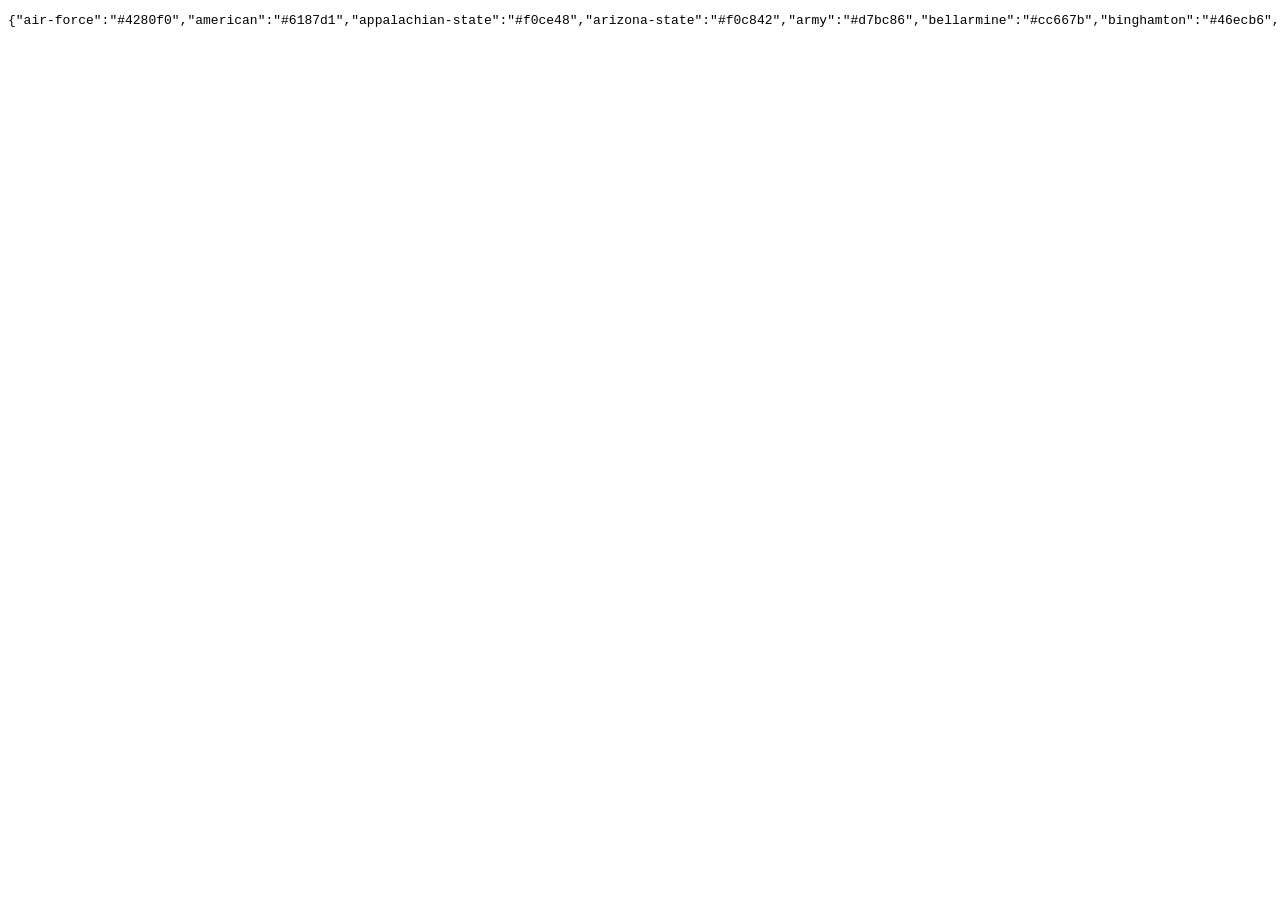
<file: tools/teamcolors.html>
<!doctype html><meta charset=utf8><pre id=o>running</pre>
<script type=module>
// Samples each school logo (assets/logos) for its dominant saturated colour -> JSON in the page. Used by tools/make_teamcolors.py (headless Edge).
import { LOGO_IDS } from '../js/data/logos.js';
const out = {}; window.addEventListener('unhandledrejection', e => { document.getElementById('o').textContent = 'ERR ' + e.reason; }); window.addEventListener('error', e => { document.getElementById('o').textContent = 'ERR ' + e.message; });
const toHsl = (r, g, b) => { r /= 255; g /= 255; b /= 255; const mx = Math.max(r, g, b), mn = Math.min(r, g, b), l = (mx + mn) / 2; let h = 0, s = 0; if (mx !== mn) { const d = mx - mn; s = l > .5 ? d / (2 - mx - mn) : d / (mx + mn); h = mx === r ? ((g - b) / d + (g < b ? 6 : 0)) : mx === g ? (b - r) / d + 2 : (r - g) / d + 4; h *= 60; } return [h, s, l]; };
const hsl2hex = (h, s, l) => { const a = s * Math.min(l, 1 - l), f = n => { const k = (n + h / 30) % 12; return Math.round(255 * (l - a * Math.max(-1, Math.min(k - 3, 9 - k, 1)))); }; return '#' + [f(0), f(8), f(4)].map(x => x.toString(16).padStart(2, '0')).join(''); };
const imgs = {}; await Promise.all([...LOGO_IDS].map(id => new Promise(res => { const im = new Image(); im.onload = res; im.onerror = res; im.src = `../assets/logos/${id}.png`; imgs[id] = im; })));
for (const id of LOGO_IDS) {
  const img = imgs[id];
  const c = document.createElement('canvas'); c.width = c.height = 96; const ctx = c.getContext('2d'); ctx.drawImage(img, 0, 0, 96, 96);
  const px = ctx.getImageData(0, 0, 96, 96).data, bins = Array.from({ length: 24 }, () => ({ w: 0, r: 0, g: 0, b: 0 }));
  for (let i = 0; i < px.length; i += 4) {
    const a = px[i + 3]; if (a < 200) continue;
    const [h, s, l] = toHsl(px[i], px[i + 1], px[i + 2]); if (l > 0.93 || l < 0.06 || s < 0.25) continue;
    const w = s * (1 - Math.abs(l - 0.5) * 0.6), bi = Math.floor(h / 15) % 24, B = bins[bi]; B.w += w; B.r += px[i] * w; B.g += px[i + 1] * w; B.b += px[i + 2] * w;
  }
  const best = bins.reduce((m, b) => (b.w > m.w ? b : m), bins[0]);
  if (best.w < 8) { out[id] = '#a8b3c4'; continue; }          // grayscale logo
  let [h, s, l] = toHsl(best.r / best.w, best.g / best.w, best.b / best.w);
  out[id] = hsl2hex(h, Math.max(0.5, Math.min(0.85, s)), Math.max(0.6, Math.min(0.7, l)));   // readable on the dark theme
}
document.getElementById('o').textContent = JSON.stringify(out);
</script>
</file>
<file: css/style.css>
:root {
  --bg: #0f1419; --panel: #172029; --panel2: #1e2a36; --line: #2a3a4a; --text: #e6edf3; --muted: #8b9bab;
  --accent: #3b82f6; --gold: #f5b942; --green: #3fb27f; --red: #e5534b; --a: #4ea1ff; --b: #ff8a5c;
}
* { box-sizing: border-box; }
body { margin: 0; background: var(--bg); color: var(--text); font: 14px/1.45 system-ui, "Segoe UI", sans-serif; }
h1, h2, h3 { margin: 0 0 8px; font-weight: 600; }
header { padding: 12px 20px; background: var(--panel); border-bottom: 1px solid var(--line); display: flex; align-items: baseline; gap: 14px; }
header h1 { font-size: 18px; margin: 0; }
header span { color: var(--muted); }
main { display: grid; grid-template-columns: 340px 1fr 340px; gap: 14px; padding: 14px; align-items: start; }
@media (max-width: 1100px) { main { grid-template-columns: 1fr; } }
.card { background: var(--panel); border: 1px solid var(--line); border-radius: 8px; padding: 14px; }
.card h2 { font-size: 15px; }
.row { display: flex; gap: 8px; align-items: center; margin: 6px 0; flex-wrap: wrap; }
label { color: var(--muted); font-size: 12px; }
select, input[type=number], input[type=range] { background: var(--panel2); color: var(--text); border: 1px solid var(--line); border-radius: 5px; padding: 4px 6px; }
button { background: var(--accent); color: #fff; border: 0; border-radius: 6px; padding: 8px 14px; cursor: pointer; font-weight: 600; }
button.secondary { background: var(--panel2); border: 1px solid var(--line); }
button:disabled { opacity: .45; cursor: default; }
.attr { display: grid; grid-template-columns: 118px 1fr 24px; align-items: center; gap: 6px; font-size: 12px; margin: 2px 0; }
.bar { height: 8px; background: var(--panel2); border-radius: 4px; overflow: hidden; }
.bar i { display: block; height: 100%; }
.t1 { background: #d95c54; } .t2 { background: #b8a14a; } .t3 { background: #6bb86b; } .t4 { background: var(--gold); }
.attr b { text-align: right; }
.name { font-size: 16px; font-weight: 600; }
.sub { color: var(--muted); font-size: 12px; margin-bottom: 8px; }
.scoreboard { display: grid; grid-template-columns: 1fr auto 1fr; gap: 10px; text-align: center; align-items: center; margin-bottom: 10px; }
.scoreboard .pts { font-size: 40px; font-weight: 700; line-height: 1; }
.scoreboard .nm { font-size: 13px; color: var(--muted); }
.scoreboard .A .pts { color: var(--a); } .scoreboard .B .pts { color: var(--b); }
.clock { font-size: 18px; font-variant-numeric: tabular-nums; }
.clock small { display: block; color: var(--muted); font-size: 11px; } .clock .cwt { font-weight: 600; color: var(--text, inherit); font-size: 12px; } .clock .crd { margin-top: 2px; }
#feed { height: 480px; overflow-y: auto; background: #0c1116; border: 1px solid var(--line); border-radius: 6px; padding: 8px 10px; }
.ev { padding: 3px 0; border-bottom: 1px solid #16202a; }
.ev .t { color: var(--muted); font-size: 11px; font-variant-numeric: tabular-nums; display: inline-block; width: 58px; }
.ev.score { color: #fff; font-weight: 600; } .ev.info { color: #b5c2cf; } .ev.period { color: var(--gold); margin-top: 6px; }
.ev.fall { color: var(--red); font-weight: 700; } .ev.end { color: var(--green); font-weight: 700; padding: 8px 0; }
table.stats { width: 100%; border-collapse: collapse; font-size: 13px; }
table.stats td, table.stats th { padding: 3px 6px; text-align: center; border-bottom: 1px solid var(--line); }
table.stats td:first-child { text-align: left; color: var(--muted); }
.result { margin-top: 10px; padding: 10px; background: var(--panel2); border-radius: 6px; }
.result b { color: var(--gold); }
.hint { color: var(--muted); font-size: 12px; }

/* ---- game shell (phase 2) ---- */
.top { display: flex; gap: 14px; align-items: center; padding: 10px 18px; background: var(--panel); border-bottom: 1px solid var(--line); position: sticky; top: 0; z-index: 5; flex-wrap: wrap; }
.layout { display: grid; grid-template-columns: 170px 1fr; min-height: calc(100vh - 52px); }
nav { background: #121a22; border-right: 1px solid var(--line); padding: 10px 0; }
nav a { display: block; padding: 8px 18px; color: var(--text); cursor: pointer; text-decoration: none; }
nav a:hover { background: var(--panel2); } nav a.on { background: var(--panel2); border-left: 3px solid var(--accent); padding-left: 15px; font-weight: 600; }
nav a.off { color: var(--muted); } nav a.off2 { color: var(--muted); font-size: 12px; } nav hr { border: 0; border-top: 1px solid var(--line); margin: 8px 0; } nav small { font-size: 10px; }
.content { padding: 14px; display: flex; flex-direction: column; gap: 14px; min-width: 0; }
.muted { color: var(--muted); } .pos { color: var(--green); } .neg { color: var(--red); }
.grid2 { display: grid; grid-template-columns: 1fr 1fr; gap: 14px; } @media (max-width: 900px) { .grid2 { grid-template-columns: 1fr; } .layout { grid-template-columns: 1fr; } }
.tbl { width: 100%; border-collapse: collapse; margin-top: 6px; }
.tbl th { text-align: left; color: var(--muted); font-weight: 500; font-size: 12px; padding: 4px 8px; border-bottom: 1px solid var(--line); }
.tbl td { padding: 5px 8px; border-bottom: 1px solid #1c2733; }
.tbl tr.me td { background: #1d3350; } .tbl td.win { font-weight: 700; color: var(--gold); }
.tbl.dense td, .tbl.dense th { padding: 3px 5px; font-size: 12px; text-align: center; white-space: nowrap; } .tbl.dense td:first-child, .tbl.dense th:first-child { text-align: left; }
td.ac { color: #0f1620; font-weight: 600; } td.ac.t4 { font-weight: 800; }   /* the cell background comes from .t1-.t4, so use dark text for contrast on every tier */
.msg { padding: 6px 0; border-bottom: 1px solid var(--line); }
a[data-act] { color: var(--accent); cursor: pointer; }
.cols2 { display: grid; grid-template-columns: 1fr 1fr; gap: 0 24px; } @media (max-width: 700px) { .cols2 { grid-template-columns: 1fr; } }
.start { max-width: 640px; margin: 30px auto; padding: 0 16px; display: flex; flex-direction: column; gap: 14px; }
.tbl.saves td, .tbl.saves th { font-size: 13px; }
.tbl.saves tr.info td { border-bottom: none; padding-bottom: 2px; }
.tbl.saves tr.acts td { padding-top: 0; }
.tbl.saves tr.acts .row { margin: 2px 0 4px; }
.start input, .tbl select { background: var(--panel2); color: var(--text); border: 1px solid var(--line); border-radius: 5px; padding: 4px 6px; }

/* school logos */
.tn { white-space: nowrap; display: inline-flex; align-items: center; gap: 6px; vertical-align: middle; }
.logo { object-fit: contain; flex: none; vertical-align: middle; }
.logo.badge { display: inline-block; text-align: center; border-radius: 50%; color: #fff; font-weight: 700; letter-spacing: -0.5px; }
.scoreboard .nm .tn { flex-direction: column; gap: 4px; }
.logo:not(.badge) { background: #eef1f6; border-radius: 50%; padding: 2px; box-sizing: border-box; }

.wlink { color: inherit; cursor: pointer; text-decoration: none; border-bottom: 1px dotted var(--muted); }
.wlink:hover { color: var(--accent, #6ea8ff); border-bottom-color: currentColor; }
.warn { color: #e0a43a; }

/* dual results: winner green, loser red (links inherit so the wrestler names are coloured too) */
.tbl td.win, .tbl td.win a { color: var(--green); font-weight: 700; }
.tbl td.lose, .tbl td.lose a { color: var(--red); }
.tbl td.win .wlink, .tbl td.lose .wlink { border-bottom-color: currentColor; }

.modal-back { position: fixed; inset: 0; background: rgba(0,0,0,.6); display: flex; align-items: center; justify-content: center; z-index: 50; }
.modal { max-width: 540px; width: calc(100% - 32px); box-shadow: 0 10px 40px rgba(0,0,0,.6); }

/* tournament brackets */
.bkt { display: flex; gap: 12px; overflow-x: auto; padding-bottom: 8px; align-items: flex-start; }
.bcol { min-width: 210px; }
.bhead { font-size: 12px; color: var(--muted); margin-bottom: 6px; text-transform: uppercase; letter-spacing: .04em; }
.bm { border: 1px solid var(--line); border-radius: 6px; margin-bottom: 8px; background: var(--panel2); font-size: 12.5px; }
.bs { padding: 4px 8px; border-bottom: 1px solid var(--line); min-height: 24px; }
.bs.w { font-weight: 700; color: var(--green); } .bs.l { color: var(--muted); } .bs.mine { background: #1d3350; } .bs.tbd { opacity: .6; }
.bd { padding: 3px 8px; font-size: 11px; color: var(--muted); display: flex; justify-content: space-between; align-items: center; gap: 6px; } .bd .bplay { flex: none; font-weight: 600; cursor: pointer; }

/* wrestler names: calm light text with a dotted underline instead of loud link-blue; your wrestlers use YOUR team colour (--tc) */
a.wlink[data-act] { color: inherit; border-bottom: 1px dotted rgba(200, 210, 225, .35); }
a.wlink[data-act]:hover { color: #fff; border-bottom-color: currentColor; }
.tcname, .tcname a.wlink[data-act] { color: var(--tc, var(--green)) !important; font-weight: 700; }
.tbl tr.me td { background: color-mix(in srgb, var(--tc, #3b82f6) 15%, #101a2b); }
.tbl tr.me td:first-child { box-shadow: inset 3px 0 0 var(--tc, var(--accent)); }
/* bracket: only winners get a background: green, or YOUR team colour for your wrestlers; losers/pending stay plain */
.bs.w { background: color-mix(in srgb, var(--green) 28%, transparent); }
.bs.mine { background: transparent; box-shadow: none; }
.bs.mine.w { background: color-mix(in srgb, var(--tc, #3b82f6) 35%, transparent); box-shadow: inset 3px 0 0 var(--tc, var(--accent)); }
.bs.mine.w, .bs.mine.w a.wlink[data-act] { color: var(--tc, var(--green)); }
/* winners on YOUR team use the team colour for their text instead of green */
.tcwin { color: var(--tc, var(--green)); }
.tbl td.win.mine, .tbl td.win.mine a { color: var(--tc, var(--green)); }

/* NCAA selection show */
/* selection-show bracket (selBracket): absolutely placed lines, mirrored right half */
.mmwrap { overflow-x: auto; -webkit-overflow-scrolling: touch; padding-bottom: 4px; }
.mm { position: relative; margin: 4px auto 0; font-size: 12.5px; --bl: #3f566c; }
.mm > div { position: absolute; box-sizing: border-box; }
.mm .mmh { top: 0; height: 18px; font-size: 10.5px; color: var(--muted); text-transform: uppercase; letter-spacing: .04em; text-align: center; white-space: nowrap; overflow: hidden; }
.mm .mms { border-bottom: 1px solid var(--bl); }
.mm .mmv { width: 0; border-left: 1px solid var(--bl); }
.mm .mms .bs.sel { height: 100%; min-height: 0; border-bottom: 0; padding: 0 6px 3px; align-items: flex-end; gap: 6px; }
.mm .mms .bs.sel .sd { width: 18px; }
.mm .mmr .bs.sel { flex-direction: row-reverse; }
.mm .mmr .bs.sel .sd { text-align: left; } .mm .mmr .bs.sel .nm { text-align: right; }
.mm .mmr .bs.sel.mine { box-shadow: inset -3px 0 0 var(--tc, var(--accent)); }
.mm .mmc { border: 1px solid var(--gold); border-radius: 6px; background: var(--panel2); display: flex; flex-direction: column; align-items: center; justify-content: center; font-size: 15px; line-height: 1.1; }
.mm .mmc span { font-size: 10.5px; color: var(--muted); text-transform: uppercase; letter-spacing: .04em; }
.mm .pigbox { margin: 0; }
.bs.sel { display: flex; align-items: center; gap: 8px; min-height: 28px; }
.bs.sel .sd { width: 24px; text-align: right; font-weight: 700; color: var(--gold); }
.bs.sel .nm { flex: 1; min-width: 0; white-space: nowrap; overflow: hidden; text-overflow: ellipsis; }
.bs.sel .rt { display: flex; align-items: center; gap: 5px; white-space: nowrap; }
.bs.sel.empty { opacity: .45; }
.bs.sel.mine { background: color-mix(in srgb, var(--tc, #3b82f6) 30%, transparent); box-shadow: inset 3px 0 0 var(--tc, var(--accent)); }
.bs.sel.pop { animation: selpop .7s ease-out; }
@keyframes selpop { 0% { transform: scale(.94); background: color-mix(in srgb, var(--gold) 55%, transparent); opacity: .3; } 100% { transform: scale(1); } }
.tag { margin-left: 6px; font-size: 10px; padding: 0 4px; border-radius: 3px; border: 1px solid var(--line); color: var(--muted); }
.tag.al { color: #e0a64a; border-color: #6b5320; }
.chips { display: flex; flex-wrap: wrap; gap: 6px; } .chip { padding: 3px 9px; border: 1px solid var(--line); border-radius: 12px; cursor: pointer; font-size: 12px; } .chip.on { background: var(--panel2); border-color: var(--accent); }
.ann { margin: 6px 0 10px; padding: 6px 10px; background: var(--panel2); border-radius: 6px; }

/* National Dual Tournament */
.bs.dt { display: flex; align-items: center; justify-content: space-between; gap: 8px; }
.bs.dt .sc { font-weight: 700; }
.bm.upnext { box-shadow: 0 0 0 1px var(--gold); }

.moves { margin: 0; padding-left: 18px; font-size: 13px; } .moves li { margin: 2px 0; }

.tbl .fit { width: 1%; white-space: nowrap; padding-right: 14px; }

.tbl.dense td.l, .tbl.dense th.l { text-align: left; }

/* ---------- tablets and phones (2026-11-10) ---------- */
html { -webkit-text-size-adjust: 100%; }
[data-act] { cursor: pointer; }
button, select, [data-act], .chip { touch-action: manipulation; }
.content .card { overflow-x: auto; }                       /* wide tables scroll inside their card instead of widening the page */
.top { padding-left: max(18px, env(safe-area-inset-left)); padding-right: max(18px, env(safe-area-inset-right)); padding-top: max(10px, env(safe-area-inset-top)); }   /* notch / home-screen app */
nav::-webkit-scrollbar, .bkt::-webkit-scrollbar { height: 6px; }

@media (pointer: coarse) {                                  /* touch screens: bigger targets, and 16px form text so iOS Safari does not zoom into a tapped dropdown */
  button { min-height: 42px; padding: 9px 16px; }
  select, input, textarea { font-size: 16px; min-height: 38px; }
  nav a { padding: 12px 18px; }
  .tbl td { padding-top: 8px; padding-bottom: 8px; }
  .tbl.dense td, .tbl.dense th { padding: 6px 7px; }
  .chip { padding: 7px 12px; }
  a.wlink[data-act], a[data-act]:not([data-act=nav]) { padding: 3px 0; display: inline-block; }   /* not the menu links: this used to beat `nav a { display: block }` and pack them several per line on touch screens */
}

@media (max-width: 1100px) {                                /* iPad landscape / small laptops */
  .layout { grid-template-columns: 150px 1fr; }
  .content { padding: 10px; }
  .modal { max-width: 92vw; }
}

@media (max-width: 900px) and (orientation: portrait), (max-width: 560px) {   /* iPad portrait and phones held upright: the left menu becomes a swipeable bar (landscape keeps the side menu, see below) */
  .layout { grid-template-columns: 1fr; }
  nav { display: flex; overflow-x: auto; -webkit-overflow-scrolling: touch; border-right: 0; border-bottom: 1px solid var(--line); padding: 0; }
  nav a { white-space: nowrap; padding: 11px 15px; border-left: 0; border-bottom: 3px solid transparent; }
  nav a.on { border-left: 0; border-bottom-color: var(--accent); padding-left: 15px; }
  nav hr { display: none; }
  nav a.off2 { display: none; }
  .top { gap: 8px 12px; padding-top: 8px; padding-bottom: 8px; }
  .scoreboard .pts { font-size: 34px; }
  #feed { height: 42vh; min-height: 240px; }
}

@media (max-width: 600px) {                                 /* phones */
  .top > span.muted:nth-of-type(1) { display: none; }       /* "Coach name" */
  .top button { padding: 7px 10px; font-size: 13px; }
  .content { padding: 8px; gap: 10px; }
  .card { padding: 10px; }
  body { font-size: 13.5px; }
  .attr { grid-template-columns: 96px 1fr 22px; }
  .attr.tr { grid-template-columns: 96px 1fr 30px 32px; }
}
/* Training page: plan on the left, team rating averages on the right (trained ratings highlighted) */
.trgrid { display: grid; grid-template-columns: minmax(250px, 320px) 1fr; gap: 12px 28px; align-items: start; margin-top: 8px; }
@media (max-width: 820px) { .trgrid { grid-template-columns: 1fr; } }
.trplan { display: grid; grid-template-columns: auto 1fr; gap: 6px 10px; align-items: center; }
.trplan select { width: 100%; }
.trhead { display: flex; gap: 10px; align-items: baseline; flex-wrap: wrap; margin-bottom: 4px; }
.trhead h3 { margin: 0; font-size: 14px; }
.attr.tr { grid-template-columns: 118px 1fr 34px 36px; padding: 1px 4px; border-radius: 4px; }
.attr.tr em { font-style: normal; font-size: 11px; color: var(--a); text-align: right; }
.attr.hl { background: rgba(59, 130, 246, .17); box-shadow: inset 2px 0 0 var(--accent); }
.attr.hl span { color: var(--text); font-weight: 600; }


/* bout animation (js/ui/anim.js): jointed figures, clips shown frame by frame */
.stage { display: block; width: 100%; max-width: 640px; margin: 0 auto 10px; background: #0c1116; border: 1px solid var(--line); border-radius: 6px; }
.stage .lbl { font: 700 11px ui-monospace, Consolas, monospace; letter-spacing: 1px; paint-order: stroke; stroke: #000; stroke-width: 2px; animation: lblpop calc(.5s * var(--spd, 1)) ease-out; }
.stage .lbl.fall, .stage .lbl.end { font-size: 13px; animation: lblflash calc(.5s * var(--spd, 1)) steps(2) infinite; }
@keyframes lblpop { 0% { transform: translateY(5px); opacity: 0; } 100% { transform: none; opacity: 1; } }
@keyframes lblflash { 0% { opacity: 1; } 100% { opacity: .45; } }
/* each frame of a clip is visible only during its own slot (delay + duration are set inline); the last one stays and loops between its poses */
.stage .fr { visibility: hidden; animation-name: frOn; animation-timing-function: steps(1); animation-fill-mode: none; }
.stage .fr.last { animation-fill-mode: forwards; }
@keyframes frOn { from, to { visibility: visible; } }
.stage .lp { opacity: 0; animation-timing-function: steps(1); animation-iteration-count: infinite; }
.stage .lp1 { opacity: 1; } .stage .lp2 { animation-name: lp2; } .stage .lp3 { animation-name: lp3; } .stage .lp4 { animation-name: lp4; }
@keyframes lp2 { 0% { opacity: 1; } 50%, 100% { opacity: 0; } }
@keyframes lp3 { 0% { opacity: 1; } 33.34%, 100% { opacity: 0; } }
@keyframes lp4 { 0% { opacity: 1; } 25%, 100% { opacity: 0; } }
@media (prefers-reduced-motion: reduce) { .stage .lbl, .stage .fr, .stage .lp { animation: none !important; } .stage .fr.last { visibility: visible; } .stage .lp:first-child { opacity: 1; } }
.vpaused .stage .fr, .vpaused .stage .lp, .vpaused .stage .lbl { animation-play-state: paused !important; }

.scoreboard .clock .ride { display: block; margin-top: 2px; font-size: 11px; font-variant-numeric: tabular-nums; } .scoreboard .clock .ride .a { color: var(--a); } .scoreboard .clock .ride .b { color: var(--b); }

.spd { display: inline-flex; align-items: center; gap: 6px; margin-left: auto; font-size: 13px; } .spd input { width: 110px; } .spd.tch input { width: auto; }

.scoreboard .rt { font-size: 12px; margin-top: 3px; min-height: 16px; font-variant-numeric: tabular-nums; color: var(--muted); } .scoreboard .rt.pt { color: var(--gold); font-weight: 700; } .scoreboard .rt.lead { color: var(--text); }

/* Side menu stays a side menu in landscape (iPad, phones on their side), like the desktop layout */
@media (min-width: 901px), (orientation: landscape) and (min-width: 561px) { nav { position: sticky; top: 0; align-self: start; max-height: 100vh; overflow-y: auto; -webkit-overflow-scrolling: touch; } }
.layout { padding-left: env(safe-area-inset-left); padding-right: env(safe-area-inset-right); }
@media (orientation: landscape) and (min-width: 561px) and (max-width: 1100px) {
  .layout { grid-template-columns: 138px 1fr; }
  nav { display: block; border-right: 1px solid var(--line); border-bottom: 0; padding: 6px 0; }
  nav a { display: block; white-space: normal; padding: 9px 12px; border-bottom: 0; border-left: 3px solid transparent; font-size: 14px; }
  nav a.on { border-left: 3px solid var(--accent); border-bottom: 0; padding-left: 9px; }
  nav a.off2 { display: block; }
  nav hr { display: block; }
  .content { min-width: 0; }
}
@media (orientation: landscape) and (max-height: 520px) {   /* phones on their side: tighter chrome so the page is not all header */
  .top { padding-top: 4px; padding-bottom: 4px; gap: 6px 10px; }
  nav a { padding: 7px 10px; font-size: 13px; }
  nav { max-height: 100vh; }
  .layout { min-height: 0; }
}
@media (pointer: coarse) and (orientation: landscape) and (min-width: 561px) and (max-width: 1100px) { nav a { padding: 11px 12px; } }
@media (pointer: coarse) and (orientation: landscape) and (max-height: 520px) { nav a { padding: 8px 10px; } }

.ask { border: 1px solid var(--gold); background: #1b1810; border-radius: 8px; padding: 10px 12px; margin: 8px 0; } .ask h3 { margin: 0 0 4px; font-size: 15px; } .ask button { text-align: left; line-height: 1.25; } .ask small { font-weight: 400; opacity: .8; }
/* bout viewer scoreboard names (2026-11-12): logo, poll rank, linked name, school + record, stalling flag */
.scoreboard .nm.bn { display: flex; align-items: center; justify-content: center; gap: 7px; text-align: left; margin-top: 2px; }
.scoreboard .nm.bn .bnm { color: var(--text); font-weight: 600; font-size: 14px; }
.scoreboard .nm.bn .wsub { font-size: 11px; color: var(--muted); }
.sflag { display: inline-block; margin-left: 5px; padding: 0 4px; border-radius: 2px 6px 6px 2px; background: var(--gold); color: #1a1406; font-size: 11px; font-weight: 800; line-height: 15px; vertical-align: 1px; box-shadow: -2px 0 0 #8a6a1f; }
.sflag small { font-size: 9px; margin-left: 1px; }
@media (max-width: 600px) { .scoreboard .nm.bn { flex-direction: column; gap: 2px; text-align: center; } .scoreboard .nm.bn .bnm { font-size: 12px; } }
/* NCAA title confetti (anim.js confetti): pieces fall with a sideways drift (--dx) while spinning and flipping */
.stage .cfall { animation: cffall linear infinite; }
.stage .cspin { animation: cfspin linear infinite; transform-box: fill-box; transform-origin: center; }
@keyframes cffall { 0% { transform: translate(0, -18px); opacity: 0; } 8% { opacity: 1; } 88% { opacity: 1; } 100% { transform: translate(var(--dx), 92px); opacity: 0; } }
@keyframes cfspin { 0% { transform: rotate(0deg) scaleX(1); } 50% { transform: rotate(180deg) scaleX(-.3); } 100% { transform: rotate(360deg) scaleX(1); } }
@media (prefers-reduced-motion: reduce) { .stage .cfall, .stage .cspin { animation: none; } .stage .confetti { display: none; } }
</file>
